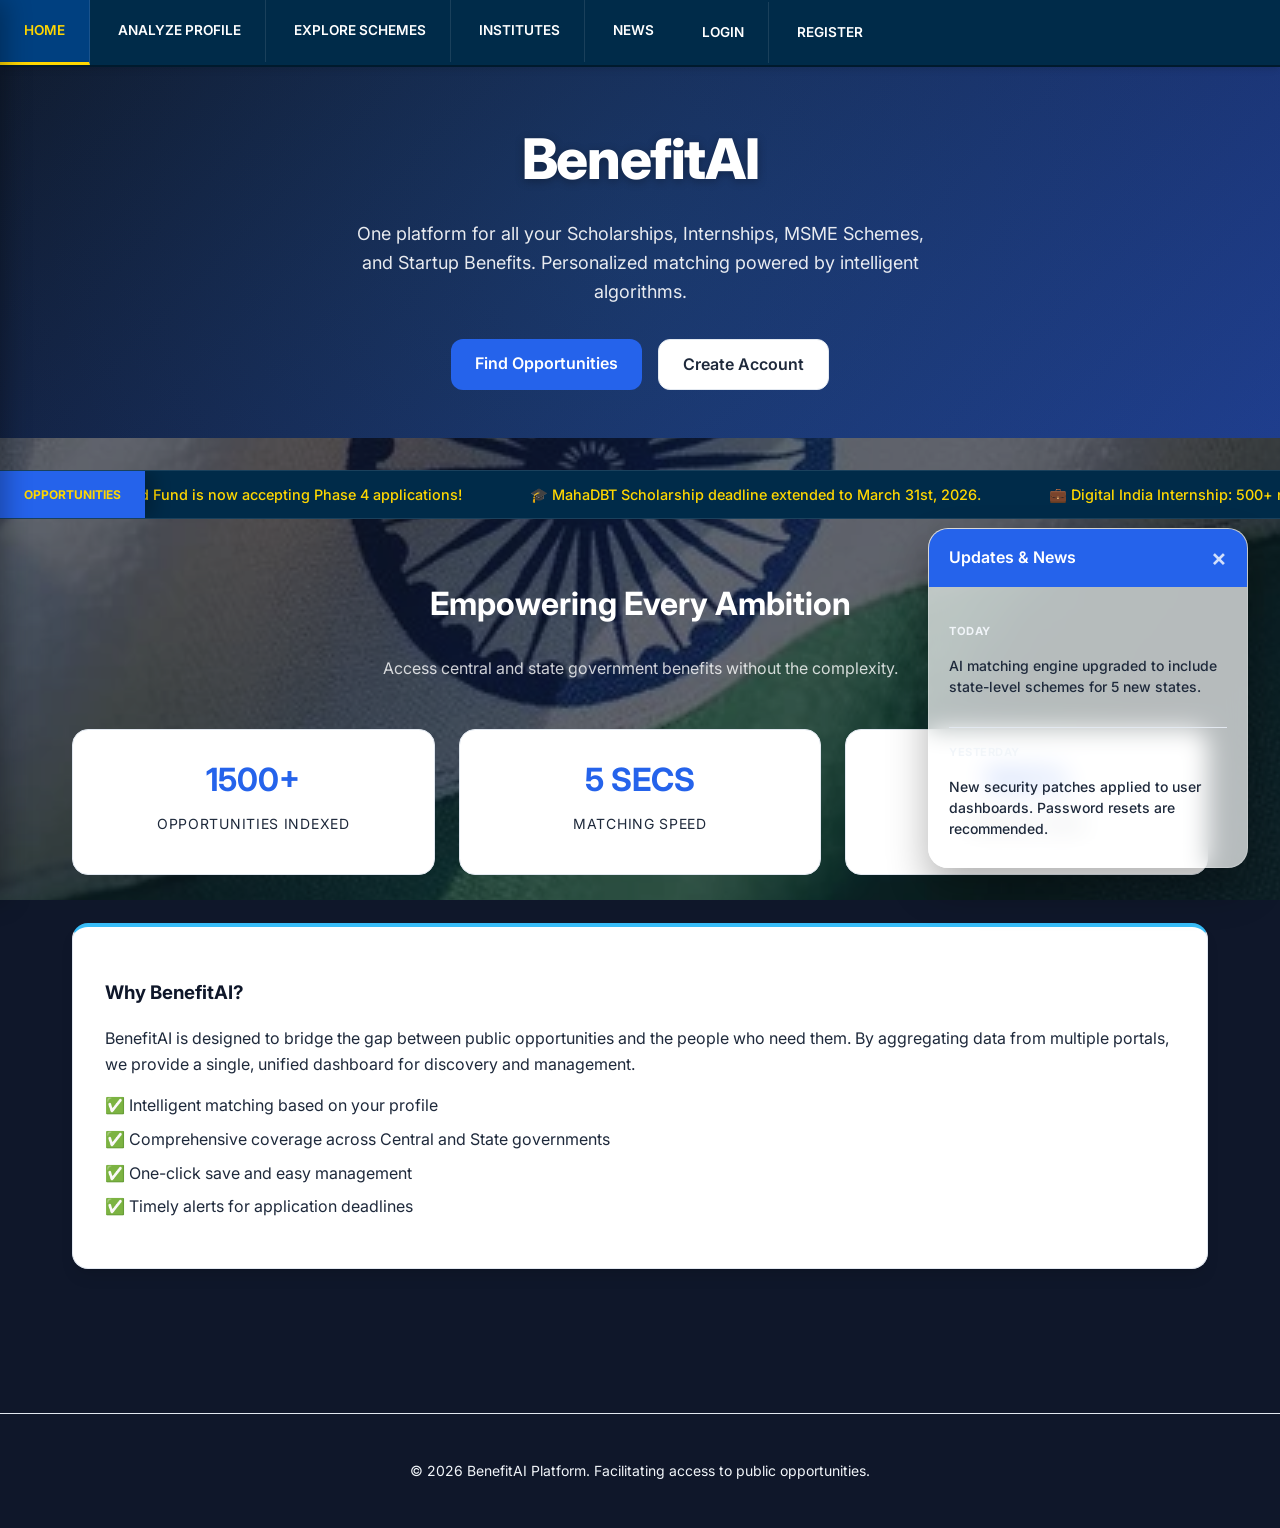
<file: frontend/index.html>
<!DOCTYPE html>
<html lang="en">

<head>
    <meta charset="UTF-8">
    <meta name="viewport" content="width=device-width, initial-scale=1.0">
    <title>BenefitAI | Unified GovTech Platform</title>
    <link rel="stylesheet" href="css/style.css">
</head>

<body>
    <div class="national-background"></div>

    <div id="navbar-container"></div>

    <header class="top-header">
        <div class="header-content">
            <div class="header-title">
                <h1>BenefitAI</h1>
                <p>One platform for all your Scholarships, Internships, MSME Schemes, and Startup Benefits. Personalized
                    matching powered by intelligent algorithms.</p>
                <div style="margin-top:2rem;display:flex;gap:1rem;justify-content:center;">
                    <a href="analyze.html" class="btn">Find Opportunities</a>
                    <a id="cta2" href="register.html" class="btn btn-secondary">Create Account</a>
                </div>
            </div>
        </div>
    </header>

    <!-- TICKER -->
    <div class="news-ticker">
        <div class="ticker-label">Opportunities</div>
        <div class="ticker-content">
            <span>🚀 Startup India Seed Fund is now accepting Phase 4 applications!</span>
            <span>🎓 MahaDBT Scholarship deadline extended to March 31st, 2026.</span>
            <span>💼 Digital India Internship: 500+ new positions for Engineering students.</span>
            <span>🏢 PMEGP Loan Scheme: Interest subsidy revised to 35% for rural areas.</span>
            <span>🌟 Gujarat Startup Subsidy: New incentives for women-led startups announced.</span>
        </div>
    </div>

    <!-- FLOATING NEWS -->
    <div id="floatingNews" class="floating-news">
        <div class="news-header">
            <span>Updates &amp; News</span>
            <span class="close-news"
                onclick="document.getElementById('floatingNews').style.display='none'">&times;</span>
        </div>
        <div class="news-body">
            <div class="news-item"><span class="news-date">Today</span>
                <p class="news-text">AI matching engine upgraded to include state-level schemes for 5 new states.</p>
            </div>
            <div class="news-item"><span class="news-date">Yesterday</span>
                <p class="news-text">New security patches applied to user dashboards. Password resets are recommended.
                </p>
            </div>
            <div class="news-item"><span class="news-date">24 Feb 2026</span>
                <p class="news-text">BenefitAI reaches 10,000 verified opportunities across India!</p>
            </div>
        </div>
    </div>

    <div class="container animate-fade">
        <div style="text-align:center;margin-bottom:3rem;">
            <h2 style="font-size:2rem;font-weight:700;">Empowering Every Ambition</h2>
            <p style="color:rgba(255,255,255,0.8)">Access central and state government benefits without the complexity.</p>
        </div>
        <div class="stats">
            <div class="stat-box">
                <h3>1500+</h3>
                <p>Opportunities Indexed</p>
            </div>
            <div class="stat-box">
                <h3>5 SECS</h3>
                <p>Matching Speed</p>
            </div>
            <div class="stat-box">
                <h3>100%</h3>
                <p>Verified Links</p>
            </div>
        </div>
        <div class="card" style="margin-top:3rem;border-top:4px solid var(--accent);">
            <h3>Why BenefitAI?</h3>
            <p>BenefitAI is designed to bridge the gap between public opportunities and the people who need them. By
                aggregating data from multiple portals, we provide a single, unified dashboard for discovery and
                management.</p>
            <ul style="margin-top:1rem;color:var(--text-muted);list-style-type:none;padding:0;">
                <li style="margin-bottom:0.5rem;">✅ Intelligent matching based on your profile</li>
                <li style="margin-bottom:0.5rem;">✅ Comprehensive coverage across Central and State governments</li>
                <li style="margin-bottom:0.5rem;">✅ One-click save and easy management</li>
                <li style="margin-bottom:0.5rem;">✅ Timely alerts for application deadlines</li>
            </ul>
        </div>
    </div>

    <footer
        style="margin-top:5rem;padding:2rem;border-top:1px solid var(--border);text-align:center;color:var(--text-muted);font-size:0.875rem;">
        <p>&copy; 2026 BenefitAI Platform. Facilitating access to public opportunities.</p>
    </footer>

    <script src="js/api.js"></script>
    <script src="js/navbar.js"></script>
    <script>
        initNavbar('home');

        initNavbar('home');

        // Adapt CTA based on auth state
        (async () => {
            try {
                const me = await apiFetch('/me');
                const cta2 = document.getElementById('cta2');
                if (cta2) {
                    cta2.href = 'dashboard.html';
                    cta2.textContent = 'Go to Dashboard';
                }
            } catch {
                // Not logged in, defaults stay
            }
        })();
    </script>
</body>

</html>
</file>
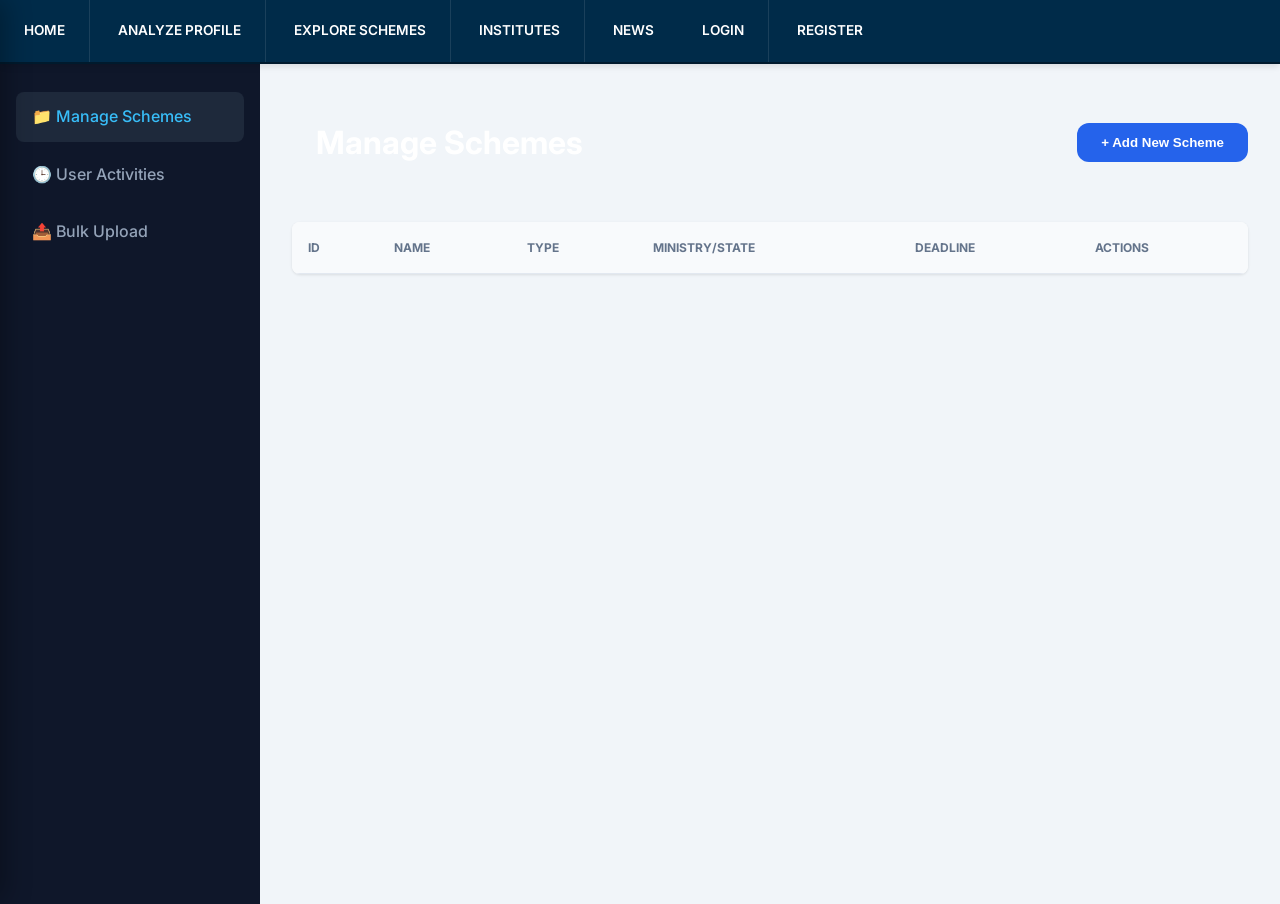
<file: frontend/admin.html>
<!DOCTYPE html>
<html lang="en">

<head>
    <meta charset="UTF-8">
    <meta name="viewport" content="width=device-width, initial-scale=1.0">
    <title>Admin Dashboard | BenefitAI</title>
    <link rel="stylesheet" href="css/style.css">
    <style>
        .admin-sidebar {
            width: 260px;
            background: #0f172a;
            color: white;
            min-height: calc(100vh - 60px);
            padding: 2rem 1rem;
            position: fixed;
            top: 60px;
            left: 0;
            z-index: 50;
        }

        .admin-sidebar a {
            display: flex;
            align-items: center;
            gap: 1rem;
            color: #94a3b8;
            text-decoration: none;
            padding: 0.75rem 1rem;
            border-radius: 0.5rem;
            margin-bottom: 0.5rem;
            font-weight: 500;
        }

        .admin-sidebar a.active, .admin-sidebar a:hover {
            background: #1e293b;
            color: #38bdf8;
        }

        .admin-content {
            margin-left: 260px;
            padding: 2rem;
            min-height: calc(100vh - 60px);
            background: #f1f5f9;
        }

        .tab-content {
            display: none;
        }

        .tab-content.active {
            display: block;
        }

        table {
            width: 100%;
            border-collapse: collapse;
            background: white;
            border-radius: 0.5rem;
            overflow: hidden;
            box-shadow: 0 1px 3px 0 rgba(0, 0, 0, 0.1);
            margin-top: 1rem;
        }

        th, td {
            text-align: left;
            padding: 1rem;
            border-bottom: 1px solid #e2e8f0;
        }

        th {
            background: #f8fafc;
            font-weight: 700;
            text-transform: uppercase;
            font-size: 0.75rem;
            color: #64748b;
        }

        .badge-type {
            padding: 0.25rem 0.5rem;
            border-radius: 9999px;
            font-size: 0.7rem;
            font-weight: 700;
            text-transform: uppercase;
        }

        .action-btns {
            display: flex;
            gap: 0.5rem;
        }

        .btn-sm {
            padding: 0.4rem 0.8rem;
            font-size: 0.8rem;
            border-radius: 0.4rem;
        }

        .modal {
            display: none;
            position: fixed;
            top: 0;
            left: 0;
            width: 100%;
            height: 100%;
            background: rgba(0, 0, 0, 0.5);
            z-index: 1001;
            align-items: center;
            justify-content: center;
        }

        .modal.active {
            display: flex;
        }

        .modal-content {
            background: white;
            padding: 2rem;
            border-radius: 1rem;
            width: 100%;
            max-width: 600px;
            max-height: 90vh;
            overflow-y: auto;
        }

        .activity-log {
            font-family: monospace;
            font-size: 0.85rem;
            background: #0f172a;
            color: #10b981;
            padding: 1.5rem;
            border-radius: 0.5rem;
            overflow-x: auto;
        }

        .log-entry {
            margin-bottom: 0.5rem;
            border-left: 2px solid #334155;
            padding-left: 1rem;
        }

        .log-meta {
            color: #94a3b8;
        }
    </style>
</head>

<body>
    <div class="national-background"></div>

    <div id="navbar-container"></div>

    <div class="admin-sidebar">
        <a href="#" class="active" onclick="switchTab('schemes', this)">📁 Manage Schemes</a>
        <a href="#" onclick="switchTab('activities', this)">🕒 User Activities</a>
        <a href="#" onclick="switchTab('upload', this)">📤 Bulk Upload</a>
    </div>

    <div class="admin-content animate-fade">
        <!-- SCHEME MANAGEMENT -->
        <div id="tab-schemes" class="tab-content active">
            <div style="display:flex;justify-content:space-between;align-items:center;margin-bottom:2rem;">
                <div style="display:flex;align-items:center;gap:1.5rem;">
                    <div id="adminAvatarContainer"></div>
                    <h1>Manage Schemes</h1>
                </div>
                <button class="btn" onclick="openModal()">+ Add New Scheme</button>
            </div>
            <table>
                <thead>
                    <tr>
                        <th>ID</th>
                        <th>Name</th>
                        <th>Type</th>
                        <th>Ministry/State</th>
                        <th>Deadline</th>
                        <th>Actions</th>
                    </tr>
                </thead>
                <tbody id="schemesTableBody">
                    <!-- Loaded dynamically -->
                </tbody>
            </table>
        </div>

        <!-- ACTIVITY LOGS -->
        <div id="tab-activities" class="tab-content">
            <h1 style="margin-bottom:2rem;">User Activity Logs</h1>
            <div class="activity-log" id="activityLog">
                <!-- Loaded dynamically -->
                <div class="log-entry">Fetching logs...</div>
            </div>
        </div>

        <!-- BULK UPLOAD -->
        <div id="tab-upload" class="tab-content">
            <h1 style="margin-bottom:2rem;">Bulk Upload Schemes</h1>
            <div class="card" style="max-width:500px;">
                <p style="margin-bottom:1.5rem;color:var(--text-muted);">Upload a CSV or Excel file containing scheme details. Ensure columns match: <i>name, type, ministry, state, min_age, max_age, max_income, category, gender, education_level, deadline, apply_link, description</i></p>
                <form id="uploadForm">
                    <div class="form-group">
                        <label>Select File (.csv, .xlsx)</label>
                        <input type="file" name="file" accept=".csv, .xlsx, .xls" required>
                    </div>
                    <button type="submit" class="btn" style="width:100%;" id="uploadBtn">Start Upload</button>
                </form>
                <div id="uploadStatus" style="margin-top:1rem;font-weight:600;"></div>
            </div>
        </div>
    </div>

    <!-- SCHEME MODAL -->
    <div id="schemeModal" class="modal">
        <div class="modal-content">
            <h2 id="modalTitle" style="margin-bottom:1.5rem;">Add New Scheme</h2>
            <form id="schemeForm">
                <input type="hidden" name="id" id="scheme-id">
                <div class="form-group">
                    <label>Scheme Name</label>
                    <input type="text" name="name" id="scheme-name" required>
                </div>
                <div style="display:grid;grid-template-columns:1fr 1fr;gap:1rem;">
                    <div class="form-group">
                        <label>Type</label>
                        <select name="type" id="scheme-type">
                            <option>Scholarship</option>
                            <option>Internship</option>
                            <option>MSME</option>
                            <option>Startup</option>
                        </select>
                    </div>
                    <div class="form-group">
                        <label>Deadline</label>
                        <input type="text" name="deadline" id="scheme-deadline">
                    </div>
                </div>
                <div style="display:grid;grid-template-columns:1fr 1fr;gap:1rem;">
                    <div class="form-group">
                        <label>Ministry</label>
                        <input type="text" name="ministry" id="scheme-ministry">
                    </div>
                    <div class="form-group">
                        <label>State</label>
                        <input type="text" name="state" id="scheme-state">
                    </div>
                </div>
                <div style="display:grid;grid-template-columns:1fr 1fr 1fr;gap:1rem;">
                    <div class="form-group">
                        <label>Min Age</label>
                        <input type="number" name="min_age" id="scheme-min-age" value="0">
                    </div>
                    <div class="form-group">
                        <label>Max Age</label>
                        <input type="number" name="max_age" id="scheme-max-age" value="100">
                    </div>
                    <div class="form-group">
                        <label>Max Income</label>
                        <input type="number" name="max_income" id="scheme-max-income" value="9999999">
                    </div>
                </div>
                <div class="form-group">
                    <label>Apply Link</label>
                    <input type="url" name="apply_link" id="scheme-link">
                </div>
                <div class="form-group">
                    <label>Description</label>
                    <textarea name="description" id="scheme-desc" rows="3"></textarea>
                </div>
                <div class="action-btns" style="margin-top:1rem;">
                    <button type="submit" class="btn" id="modalSaveBtn">Save Scheme</button>
                    <button type="button" class="btn btn-secondary" onclick="closeModal()">Cancel</button>
                </div>
            </form>
        </div>
    </div>

    <script src="js/api.js"></script>
    <script src="js/navbar.js"></script>
    <script>
        initNavbar('admin');
        // Check Auth and Admin
        (async () => {
            console.log("[ADMIN] Checking authentication...");
            try {
                const me = await apiFetch('/me');
                console.log("[ADMIN] User data:", me);
                if (me.email !== 'aryan13705@gmail.com') {
                    console.error("[ADMIN] Access Denied: Not admin email.");
                    alert('Access Denied: Admin account required.');
                    window.location.href = 'dashboard.html';
                } else {
                    console.log("[ADMIN] Verification successful. Loading schemes...");
                    loadSchemes();
                    // Display profile pic in admin header
                    const avatarContainer = document.getElementById('adminAvatarContainer');
                    if (avatarContainer) {
                        avatarContainer.innerHTML = me.profile_pic 
                            ? `<img src="${me.profile_pic}" class="header-avatar shadow-lg animate-fade" style="width:50px;height:50px;margin:0;">`
                            : `<div class="header-avatar-fallback animate-fade" style="width:50px;height:50px;margin:0;font-size:1.5rem;">👤</div>`;
                    }
                }
            } catch (err) {
                console.error("[ADMIN] Auth check failed:", err);
                if (err.status === 401) {
                    window.location.href = 'login.html';
                } else {
                    // Fallback for other errors to prevent loop
                    console.warn("[ADMIN] Encountered non-401 error, staying on page for debug.");
                }
            }
        })();

        // Tab Switching
        function switchTab(tab, el) {
            document.querySelectorAll('.tab-content').forEach(t => t.classList.remove('active'));
            document.getElementById(`tab-${tab}`).classList.add('active');
            document.querySelectorAll('.admin-sidebar a').forEach(a => a.classList.remove('active'));
            el.classList.add('active');
            
            if (tab === 'activities') loadActivities();
            if (tab === 'schemes') loadSchemes();
        }

        // Scheme Management
        async function loadSchemes() {
            try {
                const schemes = await apiFetch('/admin/schemes');
                const tbody = document.getElementById('schemesTableBody');
                tbody.innerHTML = schemes.map(s => `
                    <tr>
                        <td style="font-weight:700;color:#64748b;">#${s.id}</td>
                        <td><div style="font-weight:600;">${s.name}</div><div style="font-size:0.75rem;color:#64748b;">${s.ministry}</div></td>
                        <td><span class="badge-type type-${s.type.toLowerCase()}">${s.type}</span></td>
                        <td>${s.state}</td>
                        <td style="font-size:0.85rem;">${s.deadline || '-'}</td>
                        <td class="action-btns">
                            <button class="btn btn-secondary btn-sm" onclick='editScheme(${JSON.stringify(s).replace(/'/g, "&apos;")})'>Edit</button>
                            <button class="btn btn-sm" style="background:#ef4444;" onclick="deleteScheme(${s.id})">Del</button>
                        </td>
                    </tr>
                `).join('');
            } catch (err) { console.error(err); }
        }

        async function deleteScheme(id) {
            if (!confirm('Are you sure you want to delete this scheme?')) return;
            try {
                await apiFetch(`/admin/schemes/${id}`, { method: 'DELETE' });
                loadSchemes();
            } catch (err) { alert(err.message); }
        }

        // Modal Logic
        function openModal(data = null) {
            const modal = document.getElementById('schemeModal');
            const form = document.getElementById('schemeForm');
            const title = document.getElementById('modalTitle');
            
            form.reset();
            if (data) {
                title.textContent = 'Edit Scheme';
                document.getElementById('scheme-id').value = data.id;
                document.getElementById('scheme-name').value = data.name;
                document.getElementById('scheme-type').value = data.type;
                document.getElementById('scheme-deadline').value = data.deadline;
                document.getElementById('scheme-ministry').value = data.ministry;
                document.getElementById('scheme-state').value = data.state;
                document.getElementById('scheme-min-age').value = data.min_age;
                document.getElementById('scheme-max-age').value = data.max_age;
                document.getElementById('scheme-max-income').value = data.max_income;
                document.getElementById('scheme-link').value = data.apply_link;
                document.getElementById('scheme-desc').value = data.description;
            } else {
                title.textContent = 'Add New Scheme';
                document.getElementById('scheme-id').value = '';
            }
            modal.classList.add('active');
        }

        function closeModal() {
            document.getElementById('schemeModal').classList.remove('active');
        }

        window.editScheme = (data) => openModal(data);

        document.getElementById('schemeForm').addEventListener('submit', async (e) => {
            e.preventDefault();
            const fd = new FormData(e.target);
            const body = Object.fromEntries(fd.entries());
            const id = body.id;
            
            try {
                if (id) {
                    await apiFetch(`/admin/schemes/${id}`, { method: 'PUT', body: JSON.stringify(body) });
                } else {
                    await apiFetch('/admin/schemes', { method: 'POST', body: JSON.stringify(body) });
                }
                closeModal();
                loadSchemes();
            } catch (err) { alert(err.message); }
        });

        // Activities
        async function loadActivities() {
            const container = document.getElementById('activityLog');
            try {
                const logs = await apiFetch('/admin/activities');
                container.innerHTML = logs.map(l => `
                    <div class="log-entry">
                        <span class="log-meta">[${new Date(l.timestamp).toLocaleString()}]</span> 
                        <span style="color:#38bdf8;font-weight:700;">${l.user_email}</span> 
                        <span style="color:white;">${l.action}</span> on <span style="color:#fbbf24;">${l.page}</span>
                        ${l.details ? `<div style="color:#94a3b8;font-size:0.75rem;margin-top:2px;">↳ ${l.details}</div>` : ''}
                    </div>
                `).join('');
            } catch (err) { container.innerHTML = 'Failed to load logs.'; }
        }

        // Bulk Upload
        document.getElementById('uploadForm').addEventListener('submit', async (e) => {
            e.preventDefault();
            const btn = document.getElementById('uploadBtn');
            const status = document.getElementById('uploadStatus');
            const fd = new FormData(e.target);
            
            btn.disabled = true;
            btn.textContent = 'Uploading...';
            status.textContent = '';

            try {
                // apiFetch handles JSON by default, need custom fetch for file
                const resp = await fetch(`${API_BASE}/admin/upload-schemes`, {
                    method: 'POST',
                    body: fd,
                    headers: { 'Authorization': `Bearer ${localStorage.getItem('token')}` } // If needed, but session usually handles it
                });
                const data = await resp.json();
                if (data.status === 'success') {
                    status.style.color = '#059669';
                    status.textContent = `Successfully uploaded ${data.count} schemes!`;
                    loadSchemes();
                } else { throw new Error(data.message); }
            } catch (err) {
                status.style.color = '#ef4444';
                status.textContent = 'Error: ' + err.message;
            } finally {
                btn.disabled = false;
                btn.textContent = 'Start Upload';
            }
        });

        // logout handled by initNavbar
    </script>
</body>

</html>
</file>
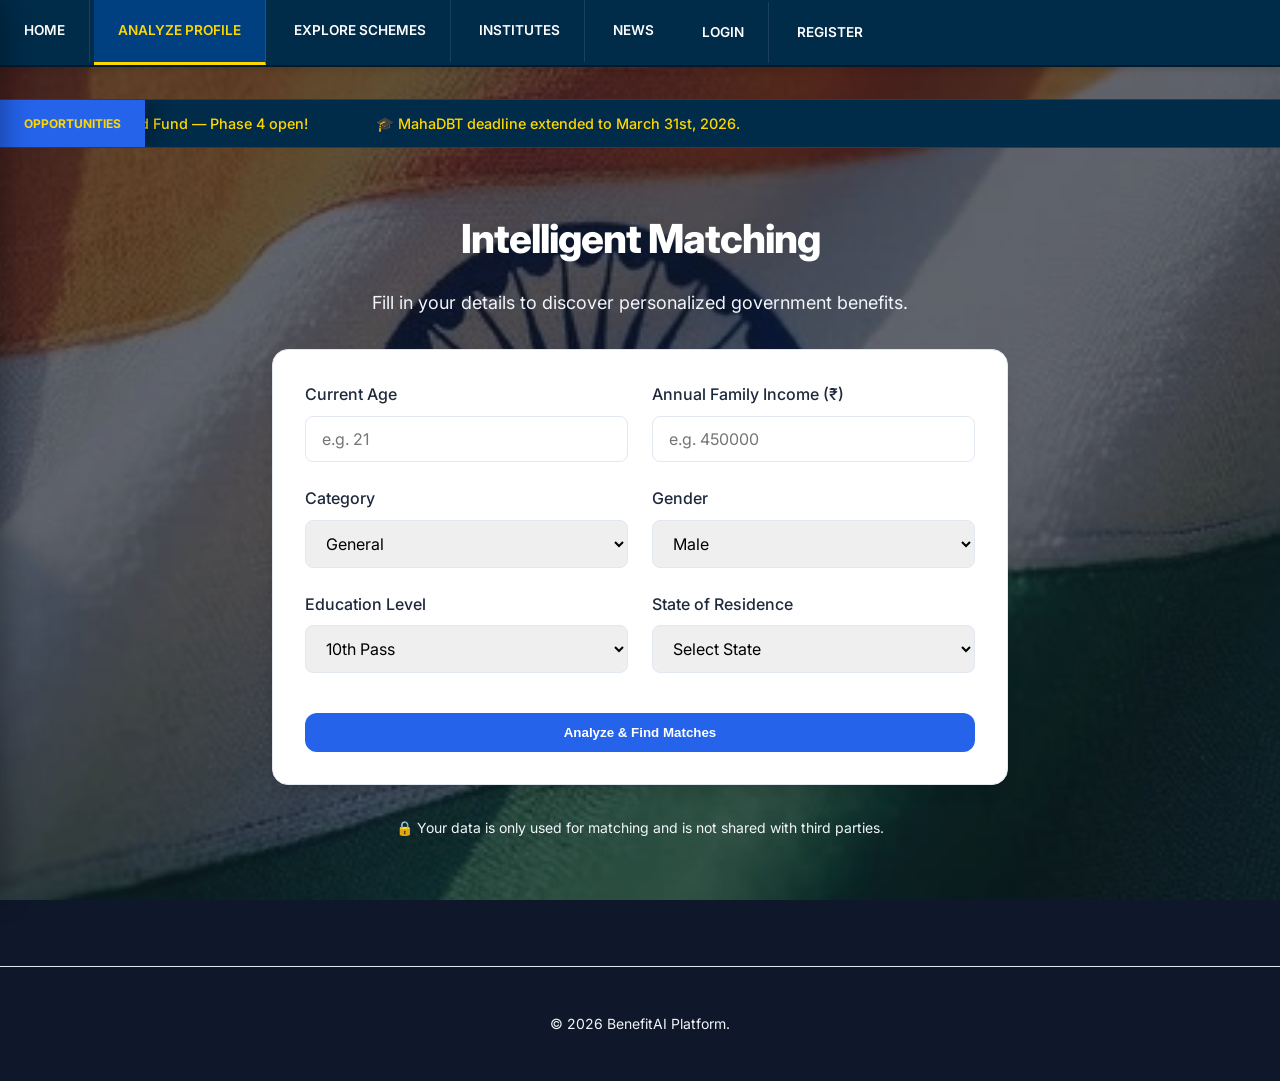
<file: frontend/analyze.html>
<!DOCTYPE html>
<html lang="en">

<head>
    <meta charset="UTF-8">
    <meta name="viewport" content="width=device-width, initial-scale=1.0">
    <title>Analyze Profile | BenefitAI</title>
    <link rel="stylesheet" href="css/style.css">
</head>

<body>
    <div class="national-background"></div>

    <div id="navbar-container"></div>

    <div class="news-ticker">
        <div class="ticker-label">Opportunities</div>
        <div class="ticker-content">
            <span>🚀 Startup India Seed Fund — Phase 4 open!</span>
            <span>🎓 MahaDBT deadline extended to March 31st, 2026.</span>
        </div>
    </div>

    <div class="container animate-fade" style="max-width:800px;margin:0 auto;">
        <div style="text-align:center;margin-bottom:2rem;">
            <h1 style="font-size:2.5rem;font-weight:800;letter-spacing:-0.025em;margin-bottom:0.5rem;">Intelligent
                Matching</h1>
            <p style="color:var(--text-muted);font-size:1.125rem;">Fill in your details to discover personalized
                government benefits.</p>
        </div>

        <div class="card">
            <form id="analyzeForm">
                <div style="display:grid;grid-template-columns:1fr 1fr;gap:1.5rem;">
                    <div class="form-group">
                        <label>Current Age</label>
                        <input type="number" name="age" required placeholder="e.g. 21">
                    </div>
                    <div class="form-group">
                        <label>Annual Family Income (₹)</label>
                        <input type="number" name="income" required placeholder="e.g. 450000">
                    </div>
                </div>
                <div style="display:grid;grid-template-columns:1fr 1fr;gap:1.5rem;">
                    <div class="form-group">
                        <label>Category</label>
                        <select name="category" required>
                            <option value="General">General</option>
                            <option value="OBC">OBC</option>
                            <option value="SC">SC</option>
                            <option value="ST">ST</option>
                            <option value="EWS">EWS</option>
                        </select>
                    </div>
                    <div class="form-group">
                        <label>Gender</label>
                        <select name="gender" required>
                            <option value="Male">Male</option>
                            <option value="Female">Female</option>
                            <option value="Other">Other / All</option>
                        </select>
                    </div>
                </div>
                <div style="display:grid;grid-template-columns:1fr 1fr;gap:1.5rem;">
                    <div class="form-group">
                        <label>Education Level</label>
                        <select name="education_level" required>
                            <option value="10th Pass">10th Pass</option>
                            <option value="12th Pass">12th Pass</option>
                            <option value="Graduate">Undergraduate / Graduate</option>
                            <option value="Post Graduate">Post Graduate</option>
                            <option value="PhD">PhD / Research</option>
                            <option value="Any">Other</option>
                        </select>
                    </div>
                    <div class="form-group">
                        <label>State of Residence</label>
                        <select name="state" required id="analyzeStateSelect">
                            <option value="">Select State</option>
                            <option value="Central">All India (Central)</option>
                        </select>
                    </div>
                </div>
                <div style="margin-top:1rem;">
                    <button type="submit" class="btn" style="width:100%;" id="submitBtn">Analyze &amp; Find
                        Matches</button>
                </div>
            </form>
        </div>

        <p style="text-align:center;color:var(--text-muted);font-size:0.875rem;">🔒 Your data is only used for matching
            and is not shared with third parties.</p>
    </div>

    <footer
        style="margin-top:5rem;padding:2rem;border-top:1px solid var(--border);text-align:center;color:var(--text-muted);font-size:0.875rem;">
        <p>&copy; 2026 BenefitAI Platform.</p>
    </footer>

    <script src="js/api.js"></script>
    <script src="js/navbar.js"></script>
    <script>
        initNavbar('analyze');

        document.getElementById('analyzeForm').addEventListener('submit', async (e) => {
            e.preventDefault();
            const btn = document.getElementById('submitBtn');
            btn.textContent = 'Analyzing...';
            btn.disabled = true;
            const fd = new FormData(e.target);
            const body = Object.fromEntries(fd.entries());
            try {
                const data = await apiFetch('/analyze', { method: 'POST', body: JSON.stringify(body) });
                // Store results and redirect
                sessionStorage.setItem('analyzeResults', JSON.stringify(data));
                window.location.href = 'results.html';
            } catch (err) {
                alert('Error: ' + (err.message || 'Could not reach backend.'));
                btn.textContent = 'Analyze & Find Matches';
                btn.disabled = false;
            }
        });

        // Load all 29 states dynamically
        (async () => {
            try {
                const states = await apiFetch('/states-list');
                const stateSelect = document.getElementById('analyzeStateSelect');
                states.forEach(s => {
                    const opt = document.createElement('option');
                    opt.value = opt.textContent = s.name;
                    stateSelect.appendChild(opt);
                });
            } catch (e) { console.error("Could not load states", e); }
        })();
    </script>
</body>

</html>
</file>
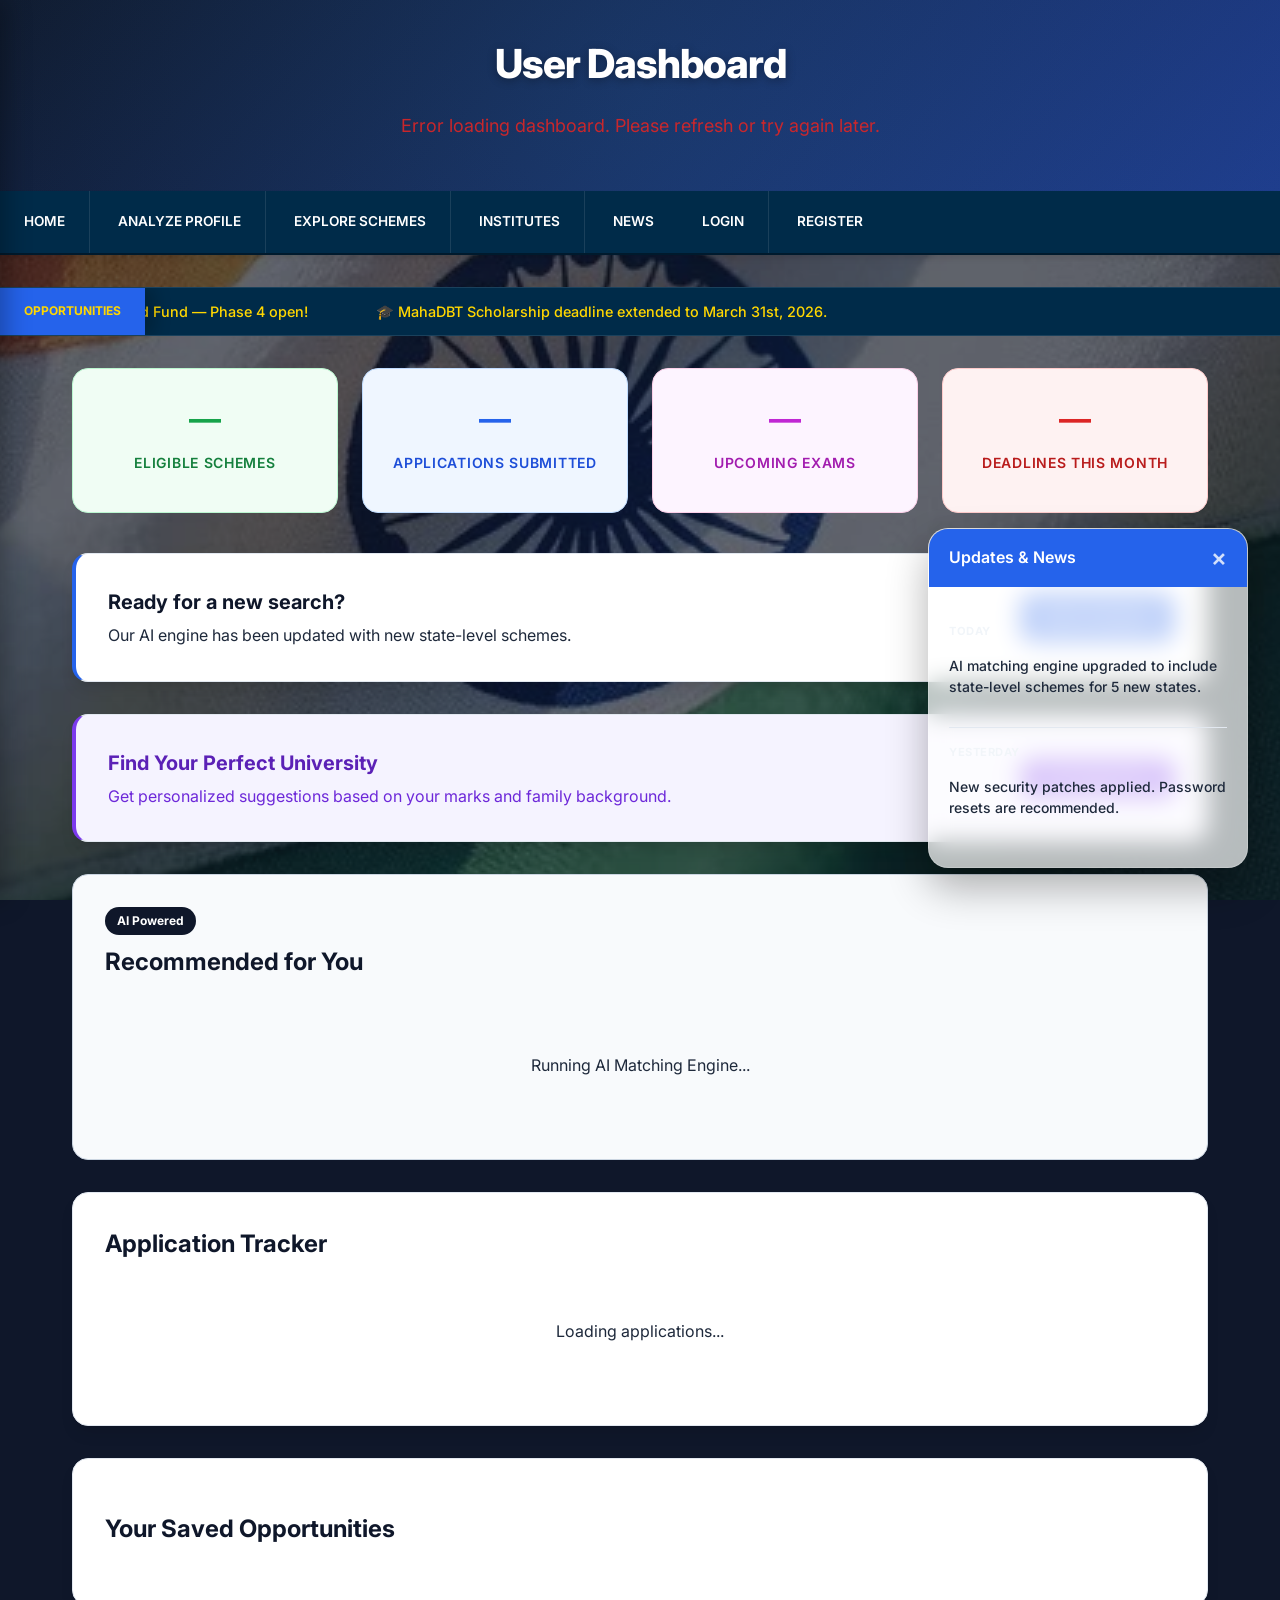
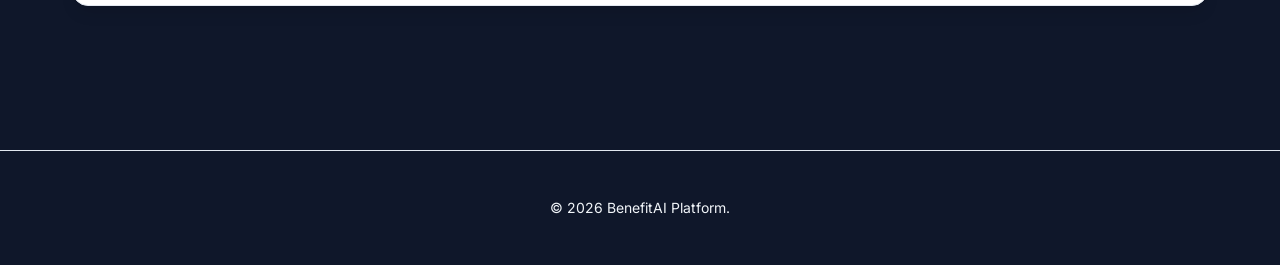
<file: frontend/dashboard.html>
<!DOCTYPE html>
<html lang="en">

<head>
    <meta charset="UTF-8">
    <meta name="viewport" content="width=device-width, initial-scale=1.0">
    <title>Dashboard | BenefitAI</title>
    <link rel="stylesheet" href="css/style.css">
</head>

<body>
    <div class="national-background"></div>

    <header class="top-header" style="padding:2rem 2rem;">
        <div class="header-content">
            <div id="headerAvatarContainer"></div>
            <div class="header-title">
                <h1 style="font-size:2.5rem;">User Dashboard</h1>
                <p id="welcomeMsg">Loading...</p>
            </div>
        </div>
    </header>

    <div id="navbar-container"></div>

    <div class="news-ticker">
        <div class="ticker-label">Opportunities</div>
        <div class="ticker-content">
            <span>🚀 Startup India Seed Fund — Phase 4 open!</span>
            <span>🎓 MahaDBT Scholarship deadline extended to March 31st, 2026.</span>
        </div>
    </div>

    <!-- FLOATING NEWS -->
    <div id="floatingNews" class="floating-news">
        <div class="news-header">
            <span>Updates &amp; News</span>
            <span class="close-news"
                onclick="document.getElementById('floatingNews').style.display='none'">&times;</span>
        </div>
        <div class="news-body">
            <div class="news-item"><span class="news-date">Today</span>
                <p class="news-text">AI matching engine upgraded to include state-level schemes for 5 new states.</p>
            </div>
            <div class="news-item"><span class="news-date">Yesterday</span>
                <p class="news-text">New security patches applied. Password resets are recommended.</p>
            </div>
        </div>
    </div>

    <div class="container animate-fade">
        <!-- Stats -->
        <div class="stats" id="statsRow"
            style="grid-template-columns: repeat(auto-fit, minmax(200px, 1fr)); gap: 1.5rem; margin-bottom: 2.5rem;">
            <div class="stat-box" style="background:#f0fdf4; border: 1px solid #bbf7d0;">
                <h3 id="eligibleSchemes" style="color:#16a34a;">—</h3>
                <p style="color:#15803d;font-weight:600;">Eligible Schemes</p>
            </div>
            <div class="stat-box" style="background:#eff6ff; border: 1px solid #bfdbfe;">
                <h3 id="appSubmitted" style="color:#2563eb;">—</h3>
                <p style="color:#1d4ed8;font-weight:600;">Applications Submitted</p>
            </div>
            <div class="stat-box" style="background:#fdf4ff; border: 1px solid #fbcfe8;">
                <h3 id="upcomingExams" style="color:#c026d3;">—</h3>
                <p style="color:#a21caf;font-weight:600;">Upcoming Exams</p>
            </div>
            <div class="stat-box" style="background:#fef2f2; border: 1px solid #fecaca;">
                <h3 id="deadlinesMonth" style="color:#dc2626;">—</h3>
                <p style="color:#b91c1c;font-weight:600;">Deadlines This Month</p>
            </div>
        </div>

        <!-- Profile completion banner (shown if incomplete) -->
        <div id="profileBanner" class="card animate-fade"
            style="background:#fff8e1;border-left:4px solid #ff9933;margin-bottom:2rem;display:none;">
            <div style="display:flex;justify-content:space-between;align-items:center;">
                <div>
                    <h3 style="margin:0;color:#e65100;">Finish Setting Up Your Profile</h3>
                    <p style="margin:5px 0 0;color:#bf360c;">Completing your profile allows us to automate your scheme
                        applications.</p>
                </div>
                <a href="profile_setup.html" class="btn" style="background:#ff9933;border:none;">Finish Now</a>
            </div>
            <div style="margin-top:1rem;background:#e0e0e0;height:8px;border-radius:4px;overflow:hidden;">
                <div style="background:#ff9933;width:40%;height:100%;"></div>
            </div>
        </div>

        <!-- Start new search -->
        <div class="card animate-fade"
            style="display:flex;justify-content:space-between;align-items:center;border-left:4px solid var(--primary);">
            <div>
                <h3 style="margin:0;font-size:1.25rem;">Ready for a new search?</h3>
                <p style="margin:5px 0 0;color:var(--text-muted)">Our AI engine has been updated with new state-level
                    schemes.</p>
            </div>
            <a href="analyze.html" class="btn">Start Analysis</a>
        </div>

        <!-- University Suggestions -->
        <div class="card animate-fade" style="margin-bottom:2rem; border-left:4px solid #7c3aed; background: #f5f3ff;">
            <div style="display:flex; justify-content:space-between; align-items:center;">
                <div>
                    <h3 style="margin:0; font-size:1.25rem; color: #5b21b6;">Find Your Perfect University</h3>
                    <p style="margin:5px 0 0; color:#6d28d9">Get personalized suggestions based on your marks and family background.</p>
                </div>
                <button onclick="openSuggestionModal()" class="btn" style="background:#7c3aed; border:none;">Get Suggestions</button>
            </div>
        </div>

        <!-- Recommended Schemes -->
        <div class="card animate-fade"
            style="margin-bottom:2rem;background:#f8fafc;border:1px solid #cbd5e1;box-shadow:none;">
            <div style="display:flex;justify-content:space-between;align-items:center;margin-bottom:1.5rem;">
                <div>
                    <span
                        style="background:var(--secondary);color:white;padding:0.25rem 0.75rem;border-radius:2rem;font-size:0.75rem;font-weight:700;margin-bottom:0.5rem;display:inline-block;">AI
                        Powered</span>
                    <h2 style="font-size:1.5rem;font-weight:700;margin:0;">Recommended for You</h2>
                </div>
            </div>
            <div id="recommendationsList" style="display:grid;gap:1rem;">
                <p style="color:var(--text-muted);text-align:center;padding:2rem;">Running AI Matching Engine...</p>
            </div>
        </div>

        <!-- My Applications Tracker -->
        <div class="card animate-fade" style="margin-bottom:2rem;">
            <div style="display:flex;justify-content:space-between;align-items:center;margin-bottom:1.5rem;">
                <h2 style="font-size:1.5rem;font-weight:700;margin:0;">Application Tracker</h2>
            </div>
            <div id="applicationsList">
                <p style="color:var(--text-muted);text-align:center;padding:2rem;">Loading applications...</p>
            </div>
        </div>

        <!-- Saved schemes -->
        <div class="card animate-fade">
            <h2 style="font-size:1.5rem;font-weight:700;margin-bottom:1.5rem;">Your Saved Opportunities</h2>
            <div id="savedList"></div>
        </div>
    </div>

    <!-- University Suggestion Modal -->
    <div id="suggestionModal" class="modal-overlay" style="display:none; position:fixed; top:0; left:0; width:100%; height:100%; background:rgba(0,0,0,0.6); z-index:1000; justify-content:center; align-items:center; backdrop-filter: blur(4px);">
        <div class="card" style="width:90%; max-width:500px; padding:2.5rem; position:relative; animation: slideUp 0.3s ease-out;">
            <span class="close-btn" onclick="closeSuggestionModal()" style="position:absolute; top:1.5rem; right:1.5rem; font-size:1.5rem; cursor:pointer; color:var(--text-muted);">&times;</span>
            <h2 style="margin-bottom:0.5rem; color:#5b21b6;">University Matcher</h2>
            <p style="color:var(--text-muted); margin-bottom:2rem; font-size:0.9rem;">Fill in your details to see which universities fit you best.</p>
            
            <form id="suggestionForm" onsubmit="getUniversitySuggestions(event)">
                <div class="form-group" style="margin-bottom:1.25rem;">
                    <label style="display:block; margin-bottom:0.5rem; font-weight:600;">10th Grade Marks (%)</label>
                    <input type="number" id="marks10" required step="0.1" min="0" max="100" class="input" placeholder="e.g. 85.5" style="width:100%;">
                </div>
                <div class="form-group" style="margin-bottom:1.25rem;">
                    <label style="display:block; margin-bottom:0.5rem; font-weight:600;">12th Grade Marks (%)</label>
                    <input type="number" id="marks12" required step="0.1" min="0" max="100" class="input" placeholder="e.g. 92.0" style="width:100%;">
                </div>
                <div class="form-group" style="margin-bottom:1.25rem;">
                    <label style="display:block; margin-bottom:0.5rem; font-weight:600;">Annual Family Income (₹)</label>
                    <input type="number" id="annualIncome" required min="0" class="input" placeholder="e.g. 400000" style="width:100%;">
                </div>
                <div class="form-group" style="margin-bottom:2rem;">
                    <label style="display:block; margin-bottom:0.5rem; font-weight:600;">Father's Occupation</label>
                    <select id="occupation" class="input" style="width:100%;">
                        <option value="Private Sector">Private Sector</option>
                        <option value="Government Sector">Government Sector</option>
                        <option value="Business">Business</option>
                        <option value="Agriculture">Agriculture</option>
                        <option value="Other">Other</option>
                    </select>
                </div>
                <button type="submit" class="btn" style="width:100%; height:3rem; font-size:1.1rem; background:#7c3aed; border:none;">Suggest Best Universities</button>
            </form>

            <div id="suggestionResults" style="margin-top:2rem; max-height:300px; overflow-y:auto; display:none;">
                <!-- Results injected here -->
            </div>
        </div>
    </div>

    <footer
        style="margin-top:5rem;padding:2rem;border-top:1px solid var(--border);text-align:center;color:var(--text-muted);font-size:0.875rem;">
        <p>&copy; 2026 BenefitAI Platform.</p>
    </footer>

    <script src="js/api.js"></script>
    <script src="js/navbar.js"></script>
    <script src="js/suggestions.js"></script>
    <script>
        initNavbar('dashboard');

        async function loadDashboard() {
            console.log("[DASHBOARD] Initializing dashboard load...");
            try {
                const data = await apiFetch('/dashboard');
                console.log("[DASHBOARD] Auth success. Data received:", data);
                const welcomeMsg = document.getElementById('welcomeMsg');
                if (welcomeMsg) welcomeMsg.textContent = `Welcome back, ${data.name}. Here is your intelligent dashboard overview.`;
                
                // Display profile pic in header
                const avatarContainer = document.getElementById('headerAvatarContainer');
                if (avatarContainer) {
                    avatarContainer.innerHTML = data.profile_pic 
                        ? `<img src="${data.profile_pic}" class="header-avatar shadow-lg animate-fade">`
                        : `<div class="header-avatar-fallback animate-fade">👤</div>`;
                }
                
                // ... (rest of the dynamic populate logic)
                document.getElementById('eligibleSchemes').textContent = data.eligible_schemes || 0;
                document.getElementById('appSubmitted').textContent = data.applications_submitted || 0;
                document.getElementById('upcomingExams').textContent = data.upcoming_exams || 0;
                document.getElementById('deadlinesMonth').textContent = data.deadlines_this_month || 0;

                if (!data.profile_complete) {
                    document.getElementById('profileBanner').style.display = 'block';
                }

                const list = document.getElementById('savedList');
                if (data.saved_schemes.length === 0) {
                    list.innerHTML = `<div style="text-align:center;padding:3rem;">
            <p style="color:var(--text-muted);margin-bottom:1.5rem;">You haven't saved any schemes yet.</p>
            <a href="analyze.html" style="color:var(--primary);font-weight:600;text-decoration:none;">Explore Opportunities →</a>
          </div>`;
                } else {
                    const rows = data.saved_schemes.map(name => `
            <tr>
              <td data-label="Scheme Name" style="font-weight:600;">${name}</td>
              <td data-label="Action">
                <button class="btn btn-secondary remove-btn"
                  data-name="${name}"
                  style="padding:0.5rem 1rem;font-size:0.875rem;color:#ef4444;border-color:#fee2e2;">Remove</button>
              </td>
            </tr>`).join('');
                    list.innerHTML = `<div class="responsive-table-wrapper">
            <table class="responsive-table">
              <thead><tr style="text-align:left;">
                <th style="padding:1rem;">Scheme Name</th>
                <th style="padding:1rem;text-align:right;">Action</th>
              </tr></thead>
              <tbody>${rows}</tbody>
            </table></div>`;

                    document.querySelectorAll('.remove-btn').forEach(btn => {
                        btn.addEventListener('click', async () => {
                            const name = btn.dataset.name;
                            await apiFetch('/delete_scheme', { method: 'POST', body: JSON.stringify({ scheme_name: name }) });
                            loadDashboard(); // reload
                        });
                    });
                }

                // ... (Load Applications and Recommendations logic)
                loadApplications();
                loadRecommendations();

            } catch (err) {
                console.error("[DASHBOARD] Auth failed or data error:", err);
                if (err.status === 401) {
                    console.warn("[DASHBOARD] Unauthorized - redirecting to login...");
                    window.location.href = 'login.html';
                } else {
                    console.error("[DASHBOARD] Unexpected error:", err);
                    // Show a friendly error instead of just redirecting if it's not a 401
                    document.getElementById('welcomeMsg').innerHTML = `<span style="color:#dc2626;">Error loading dashboard. Please refresh or try again later.</span>`;
                }
            }
        }

        async function loadApplications() {
            try {
                const apps = await apiFetch('/my-applications');
                const appList = document.getElementById('applicationsList');
                if (!apps || apps.length === 0) {
                    appList.innerHTML = `<div style="text-align:center;padding:3rem;">
                        <p style="color:var(--text-muted);margin-bottom:1.5rem;">You have not submitted any applications yet.</p>
                        <a href="students.html" style="color:var(--primary);font-weight:600;text-decoration:none;">Explore Schemes →</a>
                    </div>`;
                } else {
                    const appRows = apps.map(app => {
                        let badgeStyle = "background:#fef3c7;color:#d97706;";
                        if (app.status === "Approved") badgeStyle = "background:#d1fae5;color:#059669;";
                        if (app.status === "Rejected") badgeStyle = "background:#fee2e2;color:#dc2626;";

                        const dateStr = new Date(app.submitted_date).toLocaleDateString();
                        return `
                            <div style="display:flex;justify-content:space-between;align-items:center;padding:1.25rem;border:1px solid var(--border);border-radius:0.75rem;margin-bottom:1rem;background:#f8fafc;">
                                <div>
                                    <h4 style="margin:0 0 0.5rem 0;font-size:1.125rem;color:#0f172a;">${app.scheme_name}</h4>
                                    <div style="font-size:0.875rem;color:#64748b;">Submitted on: ${dateStr}</div>
                                </div>
                                <div>
                                    <span style="padding:0.35rem 0.75rem;border-radius:2rem;font-size:0.875rem;font-weight:600;${badgeStyle}">${app.status}</span>
                                </div>
                            </div>
                        `;
                    }).join('');
                    appList.innerHTML = appRows;
                }
            } catch (err) {
                console.error("Failed to load applications", err);
                document.getElementById('applicationsList').innerHTML = `<p style="color:#dc2626;text-align:center;">Failed to load application status.</p>`;
            }
        }

        async function loadRecommendations() {
            try {
                const recs = await apiFetch('/recommendations');
                const recList = document.getElementById('recommendationsList');
                if (!recs || recs.length === 0) {
                    recList.innerHTML = `<div style="text-align:center;padding:2rem;">
                        <p style="color:var(--text-muted);">Please complete your profile to receive personalized recommendations.</p>
                        <a href="profile_setup.html" style="color:var(--primary);font-weight:600;text-decoration:none;">Update Profile →</a>
                    </div>`;
                } else {
                    const recRows = recs.map(r => {
                        let matchColor = "#10b981";
                        if (r.match_percentage < 80) matchColor = "#f59e0b";
                        if (r.match_percentage < 60) matchColor = "#64748b";

                        return `
                            <div style="display:flex;justify-content:space-between;align-items:center;padding:1.25rem;background:white;border-radius:0.75rem;border-left:4px solid ${matchColor};box-shadow:0 1px 3px rgba(0,0,0,0.05);">
                                <div style="display:flex;align-items:center;gap:1.5rem;">
                                    <div style="text-align:center;min-width:80px;">
                                        <div style="font-size:1.5rem;font-weight:800;color:${matchColor};">${r.match_percentage}%</div>
                                        <div style="font-size:0.75rem;font-weight:700;color:#64748b;text-transform:uppercase;">Match</div>
                                    </div>
                                    <div>
                                        <h4 style="margin:0 0 0.5rem 0;font-size:1.125rem;color:#0f172a;">${r.scheme_name}</h4>
                                        <div style="font-size:0.875rem;color:#64748b;">${r.ministry} • ${r.type}</div>
                                        <div style="font-size:0.875rem;color:#64748b;margin-top:0.25rem;">Deadline: <strong>${r.deadline}</strong></div>
                                    </div>
                                </div>
                                <div style="display:flex; gap:0.5rem; flex-direction:column;">
                                    <a href="students.html" class="btn" style="padding:0.5rem 1rem;font-size:0.875rem;">View Details</a>
                                    <a href="${r.apply_link || '#'}" target="_blank" class="btn btn-secondary" style="padding:0.5rem 1rem;font-size:0.875rem;">Visit Website</a>
                                </div>
                            </div>
                        `;
                    }).join('');
                    recList.innerHTML = recRows;
                }
            } catch (err) {
                console.error("Failed to load recommendations", err);
                document.getElementById('recommendationsList').innerHTML = `<p style="color:#dc2626;text-align:center;">Failed to run matching engine.</p>`;
            }
        }

        loadDashboard();
    </script>
</body>

</html>
</file>
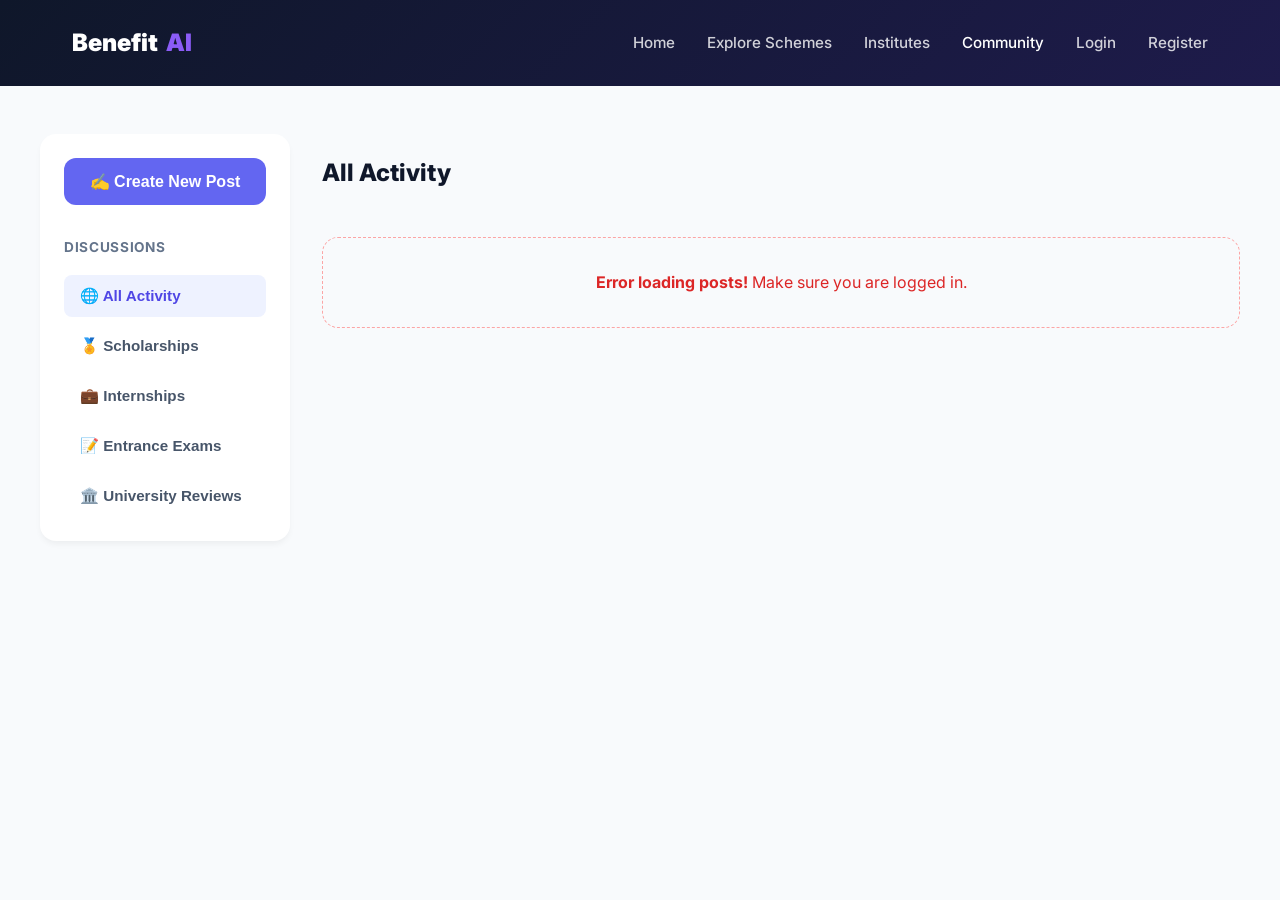
<file: frontend/forum.html>
<!DOCTYPE html>
<html lang="en">

<head>
    <meta charset="UTF-8">
    <meta name="viewport" content="width=device-width, initial-scale=1.0">
    <title>Community Forum - BenefitAI</title>
    <link href="https://fonts.googleapis.com/css2?family=Inter:wght@400;500;600;700;800;900&display=swap"
        rel="stylesheet">
    <link rel="stylesheet" href="css/style.css">
    <style>
        body {
            background-color: #f8fafc;
            min-height: 100vh;
        }

        .header-bg {
            background: linear-gradient(135deg, #0f172a, #1e1b4b);
            padding: 1.5rem 0;
        }

        .container {
            max-width: 1200px;
            margin: 0 auto;
            padding: 0 2rem;
        }

        .nav {
            display: flex;
            justify-content: space-between;
            align-items: center;
        }

        .logo {
            font-size: 1.5rem;
            font-weight: 900;
            color: white;
            text-decoration: none;
            display: flex;
            align-items: center;
            gap: 0.5rem;
        }

        .logo span {
            color: #8b5cf6;
        }

        .nav-links {
            display: flex;
            gap: 2rem;
            align-items: center;
        }

        .nav-links a {
            color: rgba(255, 255, 255, 0.8);
            text-decoration: none;
            font-weight: 500;
            font-size: 0.95rem;
            transition: color 0.2s;
        }

        .nav-links a:hover,
        .nav-links a.active {
            color: white;
        }

        /* Forum Layout */
        .forum-layout {
            display: grid;
            grid-template-columns: 250px 1fr;
            gap: 2rem;
            padding: 3rem 0;
            max-width: 1200px;
            margin: 0 auto;
        }

        /* Sidebar */
        .sidebar {
            background: white;
            border-radius: 1rem;
            padding: 1.5rem;
            box-shadow: 0 4px 6px -1px rgba(0, 0, 0, 0.05);
            height: fit-content;
        }

        .sidebar-title {
            font-size: 0.85rem;
            font-weight: 700;
            color: #64748b;
            text-transform: uppercase;
            letter-spacing: 0.05em;
            margin-bottom: 1rem;
        }

        .category-list {
            list-style: none;
            padding: 0;
            margin: 0;
            display: flex;
            flex-direction: column;
            gap: 0.5rem;
        }

        .category-btn {
            display: flex;
            align-items: center;
            gap: 0.75rem;
            padding: 0.75rem 1rem;
            border-radius: 0.5rem;
            background: transparent;
            border: none;
            width: 100%;
            text-align: left;
            font-size: 0.95rem;
            font-weight: 600;
            color: #475569;
            cursor: pointer;
            transition: all 0.2s;
        }

        .category-btn:hover {
            background: #f1f5f9;
            color: #0f172a;
        }

        .category-btn.active {
            background: #eef2ff;
            color: #4f46e5;
        }

        .new-post-btn {
            display: flex;
            align-items: center;
            justify-content: center;
            gap: 0.5rem;
            width: 100%;
            padding: 0.875rem;
            background: #6366f1;
            color: white;
            border: none;
            border-radius: 0.75rem;
            font-size: 1rem;
            font-weight: 600;
            cursor: pointer;
            transition: background 0.2s;
            margin-bottom: 2rem;
        }

        .new-post-btn:hover {
            background: #4f46e5;
        }

        /* Main Feed */
        .feed-header {
            display: flex;
            justify-content: space-between;
            align-items: center;
            margin-bottom: 1.5rem;
        }

        .feed-title {
            font-size: 1.5rem;
            font-weight: 800;
            color: #0f172a;
        }

        .post-card {
            background: white;
            border-radius: 1rem;
            padding: 1.5rem;
            box-shadow: 0 4px 6px -1px rgba(0, 0, 0, 0.05);
            margin-bottom: 1rem;
            transition: transform 0.2s;
            border-left: 4px solid #6366f1;
        }

        .post-card:hover {
            transform: translateY(-2px);
            box-shadow: 0 10px 15px -3px rgba(0, 0, 0, 0.1);
        }

        .post-header {
            display: flex;
            justify-content: space-between;
            align-items: flex-start;
            margin-bottom: 0.75rem;
        }

        .post-title {
            font-size: 1.25rem;
            font-weight: 700;
            color: #1e293b;
            margin: 0 0 0.25rem 0;
        }

        .post-meta {
            font-size: 0.8rem;
            color: #64748b;
        }

        .post-author {
            font-weight: 600;
            color: #3b82f6;
        }

        .category-tag {
            display: inline-block;
            padding: 0.25rem 0.75rem;
            border-radius: 2rem;
            font-size: 0.75rem;
            font-weight: 600;
            background: #eef2ff;
            color: #4f46e5;
        }

        .post-content {
            font-size: 0.95rem;
            color: #475569;
            line-height: 1.6;
            margin-bottom: 1rem;
        }

        .post-footer {
            display: flex;
            gap: 1rem;
            padding-top: 1rem;
            border-top: 1px solid #f1f5f9;
        }

        .action-btn {
            background: transparent;
            border: none;
            color: #64748b;
            font-size: 0.85rem;
            font-weight: 600;
            cursor: pointer;
            display: flex;
            align-items: center;
            gap: 0.35rem;
            transition: color 0.2s;
        }

        .action-btn:hover {
            color: #4f46e5;
        }

        /* Modal */
        .modal-overlay {
            position: fixed;
            top: 0;
            left: 0;
            right: 0;
            bottom: 0;
            background: rgba(15, 23, 42, 0.6);
            backdrop-filter: blur(4px);
            display: flex;
            align-items: center;
            justify-content: center;
            z-index: 100;
            opacity: 0;
            visibility: hidden;
            transition: all 0.3s ease;
        }

        .modal-overlay.active {
            opacity: 1;
            visibility: visible;
        }

        .modal-content {
            background: white;
            border-radius: 1.5rem;
            padding: 2rem;
            width: 90%;
            max-width: 500px;
            transform: translateY(20px) scale(0.95);
            transition: all 0.3s cubic-bezier(0.4, 0, 0.2, 1);
            box-shadow: 0 25px 50px -12px rgba(0, 0, 0, 0.25);
        }

        .modal-overlay.active .modal-content {
            transform: translateY(0) scale(1);
        }

        .form-group {
            margin-bottom: 1.25rem;
        }

        .form-group label {
            display: block;
            margin-bottom: 0.5rem;
            font-weight: 600;
            color: #1e293b;
            font-size: 0.9rem;
        }

        .form-group input,
        .form-group select,
        .form-group textarea {
            width: 100%;
            padding: 0.75rem 1rem;
            border: 1px solid #cbd5e1;
            border-radius: 0.75rem;
            font-family: inherit;
            font-size: 0.95rem;
            transition: border-color 0.2s;
            box-sizing: border-box;
        }

        .form-group input:focus,
        .form-group select:focus,
        .form-group textarea:focus {
            outline: none;
            border-color: #6366f1;
            box-shadow: 0 0 0 3px rgba(99, 102, 241, 0.1);
        }
    </style>
</head>

<body>
    <header class="header-bg">
        <div class="container nav">
            <a href="index.html" class="logo">Benefit<span>AI</span></a>
            <div class="nav-links" id="navAuth">
                <a href="dashboard.html">Dashboard</a>
                <a href="students.html">Explore Schemes</a>
                <a href="institutes.html">Institutes</a>
                <a href="forum.html" class="active">Community</a>
                <a href="#" id="logoutBtn">Logout</a>
            </div>
        </div>
    </header>

    <div class="container forum-layout">
        <aside class="sidebar">
            <button class="new-post-btn" onclick="openPostModal()">
                ✍️ Create New Post
            </button>
            <div class="sidebar-title">DISCUSSIONS</div>
            <ul class="category-list">
                <li><button class="category-btn active" onclick="filterPosts('All')">🌐 All Activity</button></li>
                <li><button class="category-btn" onclick="filterPosts('Scholarships')">🏅 Scholarships</button></li>
                <li><button class="category-btn" onclick="filterPosts('Internships')">💼 Internships</button></li>
                <li><button class="category-btn" onclick="filterPosts('Entrance Exams')">📝 Entrance Exams</button></li>
                <li><button class="category-btn" onclick="filterPosts('University Reviews')">🏛️ University
                        Reviews</button></li>
            </ul>
        </aside>

        <main>
            <div class="feed-header">
                <h2 class="feed-title" id="feedTitle">All Activity</h2>
            </div>
            <div id="postsFeed">
                <!-- Posts will be injected here -->
                <div style="text-align: center; padding: 3rem; color: #64748b;">
                    Loading community discussions...
                </div>
            </div>
        </main>
    </div>

    <!-- Create Post Modal -->
    <div class="modal-overlay" id="postModal">
        <div class="modal-content">
            <div style="display: flex; justify-content: space-between; align-items: center; margin-bottom: 1.5rem;">
                <h3 style="margin: 0; font-size: 1.25rem;">Create New Discussion</h3>
                <button onclick="closePostModal()"
                    style="background: none; border: none; font-size: 1.5rem; cursor: pointer; color: #64748b;">×</button>
            </div>
            <form id="postForm">
                <div class="form-group">
                    <label>Title</label>
                    <input type="text" id="postTitle" required placeholder="What's on your mind?">
                </div>
                <div class="form-group">
                    <label>Category</label>
                    <select id="postCategory" required>
                        <option value="Scholarships">Scholarships</option>
                        <option value="Internships">Internships</option>
                        <option value="Entrance Exams">Entrance Exams</option>
                        <option value="University Reviews">University Reviews</option>
                    </select>
                </div>
                <div class="form-group">
                    <label>Content</label>
                    <textarea id="postContent" rows="5" required
                        placeholder="Share your thoughts, ask questions, or provide tips..."></textarea>
                </div>
                <div id="postMsg" style="font-size: 0.875rem; color: #dc2626; margin-bottom: 1rem; font-weight: 600;">
                </div>
                <button type="submit" class="new-post-btn" style="margin-bottom: 0;" id="submitPostBtn">Publish
                    Post</button>
            </form>
        </div>
    </div>

    <script src="js/api.js"></script>
    <script>
        let allPosts = [];

        // Auth Check
        (async () => {
            try {
                await apiFetch('/me');
                document.getElementById('logoutBtn').addEventListener('click', async e => {
                    e.preventDefault();
                    await apiFetch('/logout', { method: 'POST' });
                    window.location.href = 'index.html';
                });
            } catch {
                document.getElementById('navAuth').innerHTML = `
                    <a href="index.html">Home</a>
                    <a href="students.html">Explore Schemes</a>
                    <a href="institutes.html">Institutes</a>
                    <a href="forum.html" class="active">Community</a>
                    <a href="login.html">Login</a>
                    <a href="register.html">Register</a>
                `;
            }
        })();

        async function fetchPosts() {
            try {
                const posts = await apiFetch('/api/forum');
                allPosts = posts;
                renderPosts('All');
            } catch (err) {
                document.getElementById('postsFeed').innerHTML = `
                    <div style="text-align:center; padding: 2rem; color:#dc2626; border: 1px dashed #fca5a5; border-radius: 1rem;">
                        <strong>Error loading posts!</strong> Make sure you are logged in.
                    </div>`;
            }
        }

        function filterPosts(category) {
            document.getElementById('feedTitle').textContent = category === 'All' ? 'All Activity' : category;

            // Update Active Tab
            document.querySelectorAll('.category-btn').forEach(btn => {
                btn.classList.remove('active');
                if (btn.textContent.includes(category) || (category === 'All' && btn.textContent.includes('All Activity'))) {
                    btn.classList.add('active');
                }
            });

            renderPosts(category);
        }

        function renderPosts(category) {
            const feed = document.getElementById('postsFeed');
            const filtered = category === 'All' ? allPosts : allPosts.filter(p => p.category === category);

            if (!filtered.length) {
                feed.innerHTML = `
                    <div style="text-align: center; padding: 4rem 2rem; background: white; border-radius: 1rem; color: #64748b;">
                        <h3 style="margin-bottom: 0.5rem; color: #1e293b;">No discussions yet</h3>
                        <p>Be the first to start a conversation in ${category}!</p>
                    </div>`;
                return;
            }

            feed.innerHTML = filtered.map(p => {
                const date = new Date(p.created_at).toLocaleDateString('en-US', { month: 'short', day: 'numeric', year: 'numeric' });
                return `
                <div class="post-card">
                    <div class="post-header">
                        <div>
                            <h3 class="post-title">${p.title}</h3>
                            <div class="post-meta">Posted by <span class="post-author">${p.author_name}</span> • ${date}</div>
                        </div>
                        <div class="category-tag">${p.category}</div>
                    </div>
                    <div class="post-content">${p.content}</div>
                    <div class="post-footer">
                        <button class="action-btn">💬 Reply</button>
                        <button class="action-btn">👍 Like</button>
                    </div>
                </div>`;
            }).join('');
        }

        // Initialize fetch
        fetchPosts();

        // Modal Logic
        function openPostModal() {
            document.getElementById('postModal').classList.add('active');
            document.getElementById('postMsg').textContent = '';
        }

        function closePostModal() {
            document.getElementById('postModal').classList.remove('active');
        }

        document.getElementById('postForm').addEventListener('submit', async (e) => {
            e.preventDefault();
            const btn = document.getElementById('submitPostBtn');
            const msg = document.getElementById('postMsg');

            btn.textContent = 'Publishing...';
            btn.disabled = true;

            const payload = {
                title: document.getElementById('postTitle').value,
                category: document.getElementById('postCategory').value,
                content: document.getElementById('postContent').value
            };

            try {
                await apiFetch('/api/forum', {
                    method: 'POST',
                    headers: { 'Content-Type': 'application/json' },
                    body: JSON.stringify(payload)
                });
                closePostModal();
                document.getElementById('postForm').reset();
                fetchPosts(); // Refresh feed
            } catch (err) {
                msg.textContent = err.message || 'Failed to create post. Are you logged in?';
            } finally {
                btn.textContent = 'Publish Post';
                btn.disabled = false;
            }
        });
    </script>
</body>

</html>
</file>
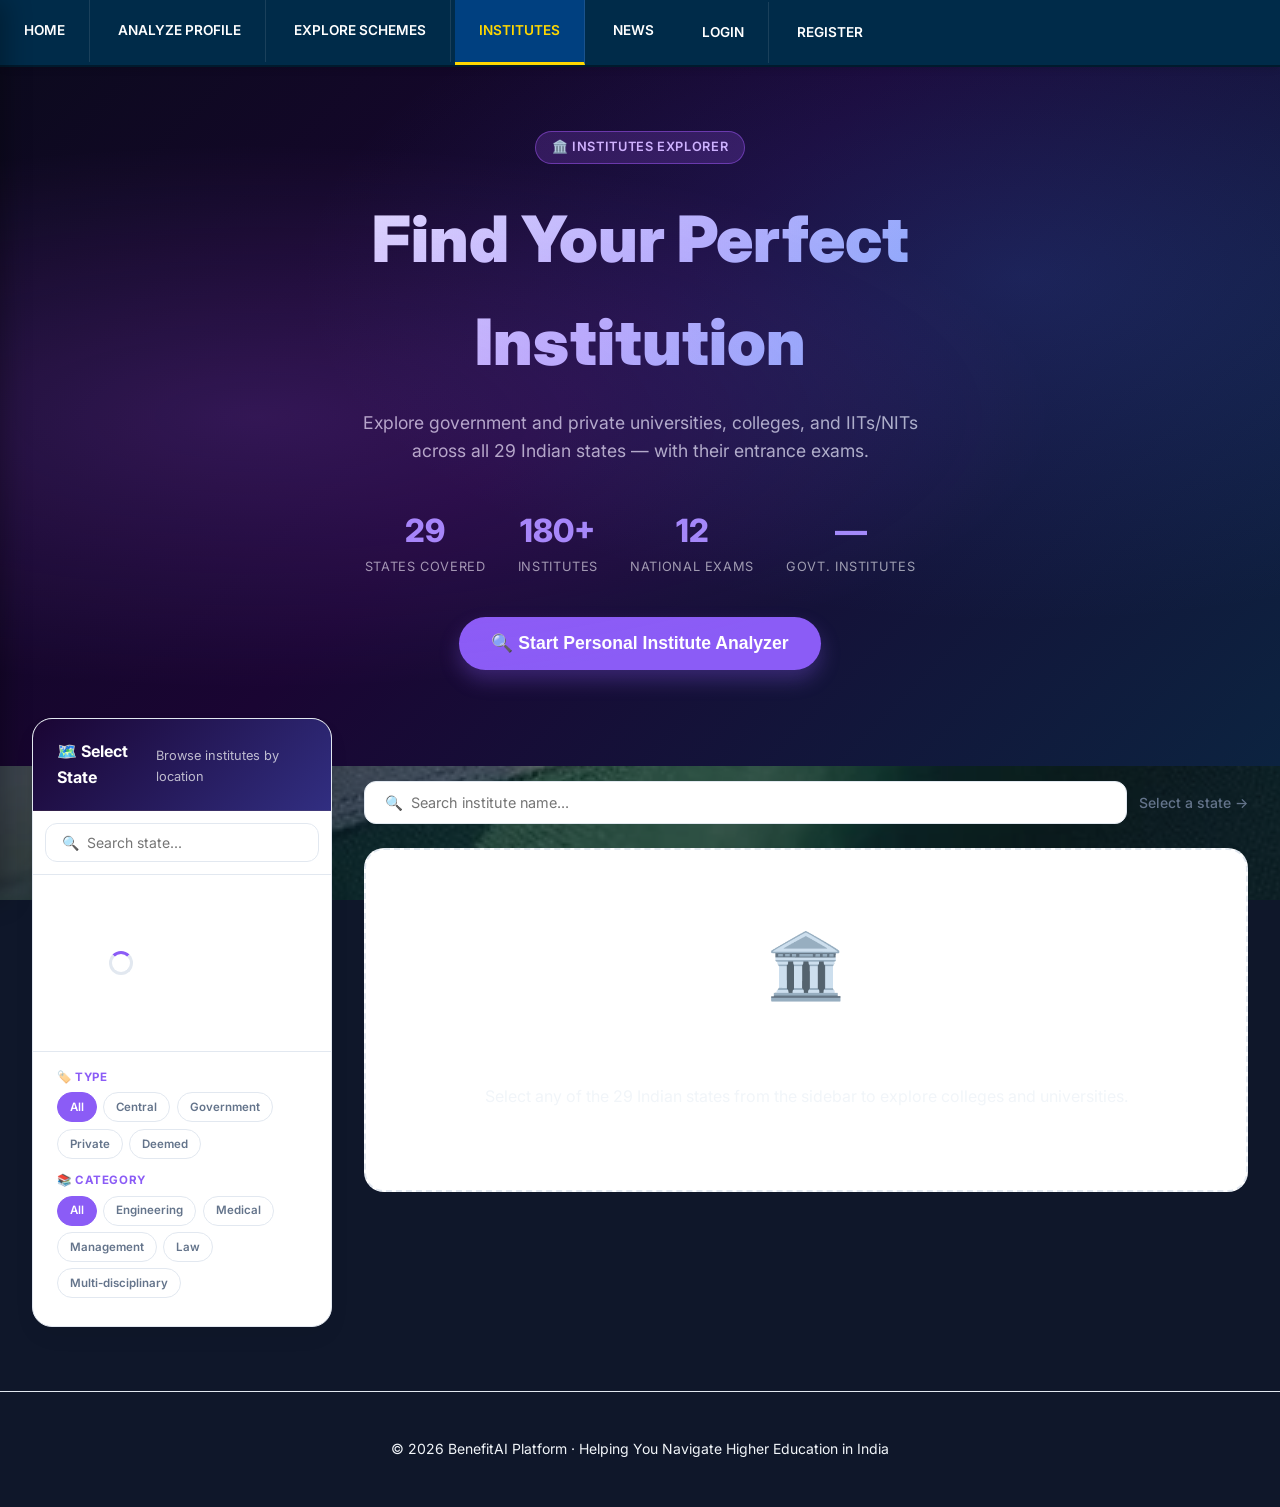
<file: frontend/institutes.html>
<!DOCTYPE html>
<html lang="en">

<head>
    <meta charset="UTF-8">
    <meta name="viewport" content="width=device-width, initial-scale=1.0">
    <title>Institutes Hub | BenefitAI</title>
    <link rel="stylesheet" href="css/style.css">
    <style>
        @import url('https://fonts.googleapis.com/css2?family=Inter:wght@300;400;500;600;700;800;900&display=swap');

        /* ── HERO ── */
        .institute-hero {
            background: linear-gradient(135deg, #0c0a1e 0%, #1a0533 45%, #0c2340 100%);
            padding: 4rem 2rem 6rem;
            color: white;
            text-align: center;
            position: relative;
            overflow: hidden;
        }

        .institute-hero::before {
            content: '';
            position: absolute;
            top: 0;
            left: 0;
            right: 0;
            bottom: 0;
            background: radial-gradient(ellipse at 20% 50%, rgba(168, 85, 247, .2) 0%, transparent 55%),
                radial-gradient(ellipse at 80% 30%, rgba(59, 130, 246, .18) 0%, transparent 50%);
            pointer-events: none;
        }

        .hero-badge {
            display: inline-block;
            background: rgba(168, 85, 247, .2);
            border: 1px solid rgba(168, 85, 247, .5);
            color: #d8b4fe;
            padding: .35rem 1rem;
            border-radius: 2rem;
            font-size: .8rem;
            font-weight: 600;
            letter-spacing: .05em;
            text-transform: uppercase;
            margin-bottom: 1.5rem;
        }

        .institute-hero h1 {
            font-size: clamp(2.5rem, 6vw, 4rem);
            font-weight: 900;
            margin: 0 0 1rem;
            background: linear-gradient(135deg, #fff 0%, #c4b5fd 50%, #60a5fa 100%);
            -webkit-background-clip: text;
            background-clip: text;
            -webkit-text-fill-color: transparent;
        }

        .hero-stats {
            display: flex;
            gap: 2rem;
            justify-content: center;
            margin-top: 2.5rem;
            flex-wrap: wrap;
        }

        .hero-stat-num {
            font-size: 2rem;
            font-weight: 800;
            color: #a78bfa;
        }

        .hero-stat-label {
            font-size: .8rem;
            color: rgba(255, 255, 255, .6);
            text-transform: uppercase;
            letter-spacing: .05em;
        }

        /* ── LAYOUT ── */
        .institutes-layout {
            display: grid;
            grid-template-columns: 300px 1fr;
            gap: 2rem;
            max-width: 1400px;
            margin: -3rem auto 4rem;
            padding: 0 2rem;
        }

        @media(max-width:900px) {
            .institutes-layout {
                grid-template-columns: 1fr;
            }
        }

        /* ── SIDEBAR ── */
        .sidebar-panel {
            background: white;
            border-radius: 1.25rem;
            border: 1px solid #e2e8f0;
            box-shadow: 0 10px 25px -5px rgba(0, 0, 0, .08);
            position: sticky;
            top: 80px;
            height: fit-content;
            overflow: hidden;
        }

        .sidebar-header {
            background: linear-gradient(135deg, #1a0533, #312e81);
            padding: 1.25rem 1.5rem;
            color: white;
        }

        .sidebar-header h3 {
            margin: 0;
            font-size: 1rem;
            font-weight: 700;
        }

        .sidebar-header p {
            margin: .25rem 0 0;
            font-size: .8rem;
            opacity: .7;
        }

        .state-search {
            padding: .75rem;
            border-bottom: 1px solid #e2e8f0;
        }

        .state-search input {
            width: 100%;
            padding: .6rem 1rem;
            border: 1px solid #e2e8f0;
            border-radius: .75rem;
            font-size: .875rem;
            outline: none;
            box-sizing: border-box;
        }

        .state-search input:focus {
            border-color: #8b5cf6;
        }

        .states-grid-panel {
            max-height: 420px;
            overflow-y: auto;
            padding: .75rem;
            display: grid;
            grid-template-columns: 1fr 1fr;
            gap: .5rem;
        }

        .state-card-btn {
            display: flex;
            flex-direction: column;
            align-items: center;
            justify-content: center;
            padding: .75rem .5rem;
            border-radius: .75rem;
            border: 2px solid transparent;
            background: #f8fafc;
            cursor: pointer;
            transition: all .2s;
            font-size: .72rem;
            font-weight: 600;
            color: #374151;
            text-align: center;
            gap: .25rem;
        }

        .state-card-btn .emoji {
            font-size: 1.3rem;
        }

        .state-card-btn:hover {
            transform: translateY(-2px);
            box-shadow: 0 4px 12px rgba(0, 0, 0, .1);
        }

        .state-card-btn.active {
            color: white !important;
            border-color: transparent;
        }

        /* filters */
        .filter-section {
            padding: 1rem 1.5rem;
            border-top: 1px solid #e2e8f0;
        }

        .filter-section label {
            display: block;
            font-size: .72rem;
            font-weight: 700;
            color: #8b5cf6;
            text-transform: uppercase;
            letter-spacing: .05em;
            margin-bottom: .4rem;
        }

        .filter-pills {
            display: flex;
            flex-wrap: wrap;
            gap: .4rem;
            margin-bottom: .75rem;
        }

        .pill {
            padding: .3rem .75rem;
            border-radius: 2rem;
            font-size: .72rem;
            font-weight: 600;
            border: 1.5px solid #e2e8f0;
            background: white;
            color: #64748b;
            cursor: pointer;
            transition: all .15s;
        }

        .pill.active {
            background: #8b5cf6;
            color: white;
            border-color: #8b5cf6;
        }

        .pill:hover:not(.active) {
            border-color: #8b5cf6;
            color: #8b5cf6;
        }

        /* ── SEARCH BAR ── */
        .content-search {
            display: flex;
            gap: .75rem;
            margin-bottom: 1.5rem;
            align-items: center;
        }

        .content-search input {
            flex: 1;
            padding: .75rem 1.25rem;
            border: 1.5px solid #e2e8f0;
            border-radius: .75rem;
            font-size: .9rem;
            outline: none;
            background: white;
        }

        .content-search input:focus {
            border-color: #8b5cf6;
        }

        .result-count {
            font-size: .875rem;
            color: #64748b;
            white-space: nowrap;
            font-weight: 500;
        }

        /* ── INSTITUTE CARDS ── */
        .institute-grid {
            display: grid;
            grid-template-columns: repeat(auto-fill, minmax(340px, 1fr));
            gap: 1.25rem;
        }

        .institute-card {
            background: white;
            border-radius: 1rem;
            padding: 0;
            border: 1px solid #e2e8f0;
            box-shadow: 0 4px 6px -1px rgba(0, 0, 0, .04);
            transition: all .25s;
            overflow: hidden;
        }

        .institute-card:hover {
            transform: translateY(-4px);
            box-shadow: 0 16px 32px -8px rgba(0, 0, 0, .12);
        }

        .card-header {
            padding: 1.25rem 1.5rem 1rem;
            border-bottom: 1px solid #f1f5f9;
            display: flex;
            justify-content: space-between;
            align-items: flex-start;
            gap: .5rem;
        }

        .card-header-left {
            flex: 1;
        }

        .inst-type-badge {
            display: inline-flex;
            align-items: center;
            gap: .3rem;
            padding: .25rem .65rem;
            border-radius: .5rem;
            font-size: .68rem;
            font-weight: 700;
            text-transform: uppercase;
            letter-spacing: .04em;
            margin-bottom: .5rem;
        }

        .badge-central {
            background: #dbeafe;
            color: #1e40af;
        }

        .badge-government {
            background: #dcfce7;
            color: #166534;
        }

        .badge-private {
            background: #fef3c7;
            color: #92400e;
        }

        .badge-deemed {
            background: #f3e8ff;
            color: #6b21a8;
        }

        .inst-name {
            font-size: 1.05rem;
            font-weight: 800;
            color: #0f172a;
            margin: 0 0 .25rem;
            line-height: 1.3;
        }

        .inst-location {
            font-size: .8rem;
            color: #64748b;
            display: flex;
            align-items: center;
            gap: .3rem;
        }

        .inst-ranking {
            background: linear-gradient(135deg, #fbbf24, #f59e0b);
            color: white;
            padding: .3rem .65rem;
            border-radius: .5rem;
            font-size: .72rem;
            font-weight: 700;
            text-align: center;
            line-height: 1.2;
            min-width: 60px;
            flex-shrink: 0;
        }

        .verified-badge {
            font-size: 0.72rem;
            font-weight: 700;
            color: #15803d;
            background: #dcfce7;
            padding: 0.2rem 0.6rem;
            border-radius: 1rem;
            display: inline-flex;
            align-items: center;
            gap: 0.2rem;
            border: 1px solid #bbf7d0;
            white-space: nowrap;
        }

        .unverified-badge {
            font-size: 0.72rem;
            font-weight: 700;
            color: #b45309;
            background: #fef3c7;
            padding: 0.2rem 0.6rem;
            border-radius: 1rem;
            display: inline-flex;
            align-items: center;
            gap: 0.2rem;
            border: 1px solid #fde68a;
            white-space: nowrap;
        }

        .card-body {
            padding: 1rem 1.5rem;
        }

        .inst-category {
            display: inline-block;
            padding: .2rem .65rem;
            border-radius: 2rem;
            font-size: .7rem;
            font-weight: 600;
            background: #f1f5f9;
            color: #475569;
            margin-bottom: .75rem;
        }

        .inst-year {
            font-size: .8rem;
            color: #64748b;
            margin-bottom: .75rem;
        }

        .exam-chips {
            display: flex;
            flex-wrap: wrap;
            gap: .4rem;
            margin-bottom: 1rem;
        }

        .exam-chip {
            padding: .25rem .65rem;
            border-radius: .5rem;
            font-size: .7rem;
            font-weight: 600;
            background: #ede9fe;
            color: #6d28d9;
            border: 1px solid #c4b5fd;
        }

        .card-actions {
            display: flex;
            gap: .5rem;
        }

        .btn-website {
            flex: 1;
            padding: .6rem;
            text-align: center;
            border-radius: .6rem;
            background: #8b5cf6;
            color: white;
            font-size: .8rem;
            font-weight: 600;
            text-decoration: none;
            transition: background .2s;
        }

        .btn-website:hover {
            background: #7c3aed;
        }

        /* ── NATIONAL EXAMS ── */
        .exam-grid {
            display: grid;
            grid-template-columns: repeat(auto-fill, minmax(300px, 1fr));
            gap: 1.25rem;
        }

        .exam-card {
            background: linear-gradient(135deg, #1e1b4b, #312e81);
            color: white;
            border-radius: 1rem;
            padding: 1.5rem;
            transition: transform .2s;
            position: relative;
            display: flex;
            flex-direction: column;
            gap: 1rem;
        }

        .exam-card:hover {
            transform: translateY(-3px);
            box-shadow: 0 10px 25px rgba(0, 0, 0, 0.2);
        }

        .exam-header {
            border-bottom: 1px solid rgba(255, 255, 255, 0.1);
            padding-bottom: 1rem;
        }

        .exam-acronym {
            font-size: 2rem;
            font-weight: 900;
            color: #a5b4fc;
            margin-bottom: .25rem;
            display: flex;
            justify-content: space-between;
            align-items: flex-start;
        }

        .exam-acronym span {
            font-size: 1rem;
            padding: 4px 12px;
            background: rgba(255, 255, 255, 0.1);
            border-radius: 20px;
            color: #d8b4fe;
            font-weight: 600;
        }

        .exam-fullname {
            font-size: .9rem;
            color: rgba(255, 255, 255, .8);
        }

        .exam-details {
            font-size: .85rem;
            line-height: 1.6;
            color: rgba(255, 255, 255, .85);
            display: flex;
            flex-direction: column;
            gap: 0.75rem;
        }

        .exam-details strong {
            color: #fcd34d;
        }

        .exam-colleges {
            display: flex;
            flex-wrap: wrap;
            gap: 0.4rem;
            margin-top: 0.25rem;
        }

        .exam-colleges span {
            background: rgba(16, 185, 129, 0.2);
            color: #34d399;
            padding: 2px 8px;
            border-radius: 12px;
            font-size: 0.75rem;
            border: 1px solid rgba(16, 185, 129, 0.3);
        }

        .exam-apply-btn {
            display: block;
            margin-top: auto;
            text-align: center;
            padding: .75rem 1.25rem;
            background: rgba(139, 92, 246, .35);
            border: 1px solid rgba(139, 92, 246, .6);
            color: #c4b5fd;
            border-radius: .6rem;
            font-size: .85rem;
            font-weight: 600;
            text-decoration: none;
            transition: all .2s;
        }

        .exam-apply-btn:hover {
            background: rgba(139, 92, 246, .6);
            color: white;
        }

        /* ── TABS ── */
        .tab-bar {
            display: flex;
            gap: .5rem;
            margin-bottom: 1.5rem;
            flex-wrap: wrap;
        }

        .tab-btn {
            padding: .6rem 1.25rem;
            border-radius: 2rem;
            font-size: .875rem;
            font-weight: 600;
            border: 2px solid #e2e8f0;
            background: white;
            color: #64748b;
            cursor: pointer;
            transition: all .2s;
        }

        .tab-btn.active {
            background: #8b5cf6;
            color: white;
            border-color: #8b5cf6;
        }

        .tab-btn:hover:not(.active) {
            border-color: #8b5cf6;
            color: #8b5cf6;
        }

        /* ── SECTION TITLE ── */
        .section-title {
            display: flex;
            align-items: center;
            gap: .75rem;
            margin-bottom: 1.5rem;
            flex-wrap: wrap;
        }

        .section-title h2 {
            margin: 0;
            font-size: 1.5rem;
            font-weight: 800;
        }

        .count-badge {
            background: #f1f5f9;
            color: #64748b;
            padding: .25rem .75rem;
            border-radius: 2rem;
            font-size: .8rem;
            font-weight: 600;
        }

        /* ── LOADER / EMPTY ── */
        .loader {
            display: flex;
            align-items: center;
            justify-content: center;
            gap: .75rem;
            padding: 4rem;
            color: #64748b;
            font-weight: 500;
        }

        .spinner {
            width: 24px;
            height: 24px;
            border: 3px solid #e2e8f0;
            border-top-color: #8b5cf6;
            border-radius: 50%;
            animation: spin .7s linear infinite;
        }

        @keyframes spin {
            to {
                transform: rotate(360deg);
            }
        }

        .empty-state {
            text-align: center;
            padding: 4rem 2rem;
            background: white;
            border-radius: 1.25rem;
            border: 2px dashed #e2e8f0;
        }

        .empty-state .icon {
            font-size: 4rem;
            margin-bottom: 1rem;
        }

        /* scrollbar */
        .states-grid-panel::-webkit-scrollbar {
            width: 4px;
        }

        .states-grid-panel::-webkit-scrollbar-thumb {
            background: #e2e8f0;
            border-radius: 2px;
        }

        /* ── ANALYZER MODAL MOBILE ── */
        .modal {
            display: none;
            position: fixed;
            top: 0;
            left: 0;
            width: 100%;
            height: 100%;
            background: rgba(0, 0, 0, 0.7);
            z-index: 1000;
            align-items: center;
            justify-content: center;
            padding: 1rem;
        }

        .modal-content {
            background: white;
            padding: 2.5rem 2rem 2rem;
            border-radius: 1.5rem;
            width: 100%;
            max-width: 600px;
            max-height: 90vh;
            overflow-y: auto;
            position: relative;
            box-shadow: 0 25px 50px -12px rgba(0, 0, 0, 0.25);
        }

        .close-modal {
            position: absolute;
            top: 1rem;
            right: 1.25rem;
            background: #f1f5f9;
            border: none;
            font-size: 1.5rem;
            cursor: pointer;
            color: #64748b;
            width: 40px;
            height: 40px;
            border-radius: 50%;
            display: flex;
            align-items: center;
            justify-content: center;
            z-index: 10;
        }

        .close-modal:hover {
            background: #e2e8f0;
            color: #1e1b4b;
        }

        .analyzer-grid {
            display: grid;
            grid-template-columns: 1fr 1fr;
            gap: 1rem;
            margin-bottom: 1.5rem;
        }

        @media (max-width: 600px) {
            .modal-content {
                padding: 2rem 1.25rem 1.5rem;
                border-radius: 1.25rem;
            }

            .analyzer-grid {
                grid-template-columns: 1fr;
            }

            .institute-hero h1 {
                font-size: 2.25rem;
            }
            
            .hero-stat-num {
                font-size: 1.5rem;
            }
        }
    </style>
</head>

<body>
    <div class="national-background"></div>

    <div id="navbar-container"></div>

    <!-- HERO -->
    <div class="institute-hero">
        <div class="hero-badge">🏛️ Institutes Explorer</div>
        <h1>Find Your Perfect<br>Institution</h1>
        <p style="color:rgba(255,255,255,.7);font-size:1.1rem;max-width:600px;margin:0 auto 1rem;">
            Explore government and private universities, colleges, and IITs/NITs across all 29 Indian states — with
            their entrance exams.
        </p>
        <div class="hero-stats">
            <div class="hero-stat">
                <div class="hero-stat-num">29</div>
                <div class="hero-stat-label">States Covered</div>
            </div>
            <div class="hero-stat">
                <div class="hero-stat-num">180+</div>
                <div class="hero-stat-label">Institutes</div>
            </div>
            <div class="hero-stat">
                <div class="hero-stat-num">12</div>
                <div class="hero-stat-label">National Exams</div>
            </div>
            <div class="hero-stat">
                <div class="hero-stat-num" id="govtCount">—</div>
                <div class="hero-stat-label">Govt. Institutes</div>
            </div>
        </div>

        <button onclick="openInstituteAnalyzer()" style="margin-top:2.5rem; background: #8b5cf6; color:white; border:none; padding:1rem 2rem; border-radius:3rem; font-weight:700; cursor:pointer; font-size:1.1rem; box-shadow:0 10px 20px rgba(139, 92, 246, 0.3); transition:transform 0.2s;">
            🔍 Start Personal Institute Analyzer
        </button>
    </div>

    <!-- ANALYZER MODAL -->
    <div id="analyzerModal" class="modal">
        <div class="modal-content">
            <button onclick="closeInstituteAnalyzer()" class="close-modal">&times;</button>
            <h2 style="margin-top:0; color:#1e1b4b; font-size: 1.5rem;">🎯 Find Your Perfect Institute</h2>
            <p style="color:#64748b; margin-bottom:2rem; font-size: 0.95rem;">Enter your details to get personalized institution recommendations.</p>
            
            <form id="instituteAnalyzerForm" onsubmit="runInstituteAnalyzer(event)">
                <div class="analyzer-grid">
                    <div>
                        <label style="display:block; margin-bottom:.5rem; font-weight:600; font-size: 0.85rem;">10th Marks (%)</label>
                        <input type="number" id="analyzerMarks10" placeholder="e.g. 85" min="0" max="100" required style="width:100%; padding:.75rem; border:1.5px solid #e2e8f0; border-radius:.75rem; font-size:1rem;">
                    </div>
                    <div>
                        <label style="display:block; margin-bottom:.5rem; font-weight:600; font-size: 0.85rem;">12th Marks (%)</label>
                        <input type="number" id="analyzerMarks12" placeholder="e.g. 88" min="0" max="100" required style="width:100%; padding:.75rem; border:1.5px solid #e2e8f0; border-radius:.75rem; font-size:1rem;">
                    </div>
                </div>

                <div style="margin-bottom:1.5rem;">
                    <label style="display:block; margin-bottom:.5rem; font-weight:600; font-size: 0.85rem;">JEE Mains Score (Optional)</label>
                    <input type="number" id="analyzerJee" placeholder="e.g. 92" min="0" max="100" style="width:100%; padding:.75rem; border:1.5px solid #e2e8f0; border-radius:.75rem; font-size:1rem;">
                </div>

                <div style="margin-bottom:1.5rem;">
                    <label style="display:block; margin-bottom:.5rem; font-weight:600; font-size: 0.85rem;">Annual Family Income (₹)</label>
                    <input type="number" id="analyzerIncome" placeholder="e.g. 250000" required style="width:100%; padding:.75rem; border:1.5px solid #e2e8f0; border-radius:.75rem; font-size:1rem;">
                </div>
                
                <div style="margin-bottom:1.5rem;">
                    <label style="display:block; margin-bottom:.5rem; font-weight:600; font-size: 0.85rem;">Preferred States (Leave empty for all)</label>
                    <div id="analyzerStatesList" style="display:flex; flex-wrap:wrap; gap:.5rem; max-height:150px; overflow-y:auto; padding:.5rem; border:1.5px solid #e2e8f0; border-radius:.75rem;">
                        <!-- JS populated -->
                    </div>
                </div>

                <div style="margin-bottom:2rem;">
                    <label style="display:block; margin-bottom:.5rem; font-weight:600; font-size: 0.85rem;">Broad Category</label>
                    <select id="analyzerCategory" style="width:100%; padding:.75rem; border:1.5px solid #e2e8f0; border-radius:.75rem; font-size:1rem; -webkit-appearance: none; background-image: url('data:image/svg+xml;charset=US-ASCII,%3Csvg%20xmlns%3D%22http%3A//www.w3.org/2000/svg%22%20width%3D%2224%22%20height%3D%2224%22%20viewBox%3D%220%200%2024%2024%22%20fill%3D%22none%22%20stroke%3D%22%2364748b%22%20stroke-width%3D%222%22%20stroke-linecap%3D%22round%22%20stroke-linejoin%3D%22round%22%3E%3Cpolyline%20points%3D%226%209%2012%2015%2018%209%22%3E%3C/polyline%3E%3C/svg%3E'); background-repeat: no-repeat; background-position: right 1rem center; background-size: 1.25rem;">
                        <option value="All">All Categories</option>
                        <option value="Engineering">Engineering</option>
                        <option value="Medical">Medical</option>
                        <option value="Management">Management</option>
                        <option value="Law">Law</option>
                    </select>
                </div>

                <button type="submit" style="width:100%; background:linear-gradient(135deg, #1e1b4b, #312e81); color:white; border:none; padding:1.25rem; border-radius:.75rem; font-weight:700; cursor:pointer; font-size:1.1rem; box-shadow: 0 10px 15px -3px rgba(30, 27, 75, 0.2);">
                    Analyze & Find Matches
                </button>
            </form>

            <div id="analyzerResults" style="display:none; margin-top:2rem; border-top:2px dashed #e2e8f0; padding-top:2rem;">
                <h3 style="margin-bottom:1.5rem; font-size: 1.25rem;">✨ Best Matches For You</h3>
                <div id="analyzerResultsList" style="display:grid; gap:1rem;">
                    <!-- Results populated here -->
                </div>
            </div>
        </div>
    </div>

    <!-- MAIN LAYOUT -->
    <div class="institutes-layout">

        <!-- SIDEBAR -->
        <aside class="sidebar-panel">
            <div class="sidebar-header">
                <h3>🗺️ Select State</h3>
                <p>Browse institutes by location</p>
            </div>
            <div class="state-search">
                <input type="text" id="stateSearch" placeholder="🔍  Search state..."
                    oninput="filterStateButtons(this.value)">
            </div>
            <div class="states-grid-panel" id="statesGrid">
                <div class="loader">
                    <div class="spinner"></div>
                </div>
            </div>

            <!-- Filters -->
            <div class="filter-section">
                <label>🏷️ Type</label>
                <div class="filter-pills" id="typePills">
                    <span class="pill active" onclick="setFilter('type','')" data-val="">All</span>
                    <span class="pill" onclick="setFilter('type','Central')" data-val="Central">Central</span>
                    <span class="pill" onclick="setFilter('type','Government')" data-val="Government">Government</span>
                    <span class="pill" onclick="setFilter('type','Private')" data-val="Private">Private</span>
                    <span class="pill" onclick="setFilter('type','Deemed')" data-val="Deemed">Deemed</span>
                </div>
                <label>📚 Category</label>
                <div class="filter-pills" id="catPills">
                    <span class="pill active" onclick="setFilter('cat','')" data-val="">All</span>
                    <span class="pill" onclick="setFilter('cat','Engineering')"
                        data-val="Engineering">Engineering</span>
                    <span class="pill" onclick="setFilter('cat','Medical')" data-val="Medical">Medical</span>
                    <span class="pill" onclick="setFilter('cat','Management')" data-val="Management">Management</span>
                    <span class="pill" onclick="setFilter('cat','Law')" data-val="Law">Law</span>
                    <span class="pill" onclick="setFilter('cat','Multi')" data-val="Multi">Multi-disciplinary</span>
                </div>
            </div>
        </aside>

        <!-- CONTENT -->
        <main>
            <!-- TABS -->
            <div class="tab-bar">
                <button class="tab-btn active" onclick="switchTab('institutes')" id="tab-institutes">🏛️
                    Institutes</button>
                <button class="tab-btn" onclick="switchTab('exams')" id="tab-exams">📝 National Exams</button>
            </div>

            <!-- INSTITUTES TAB -->
            <div id="tab-content-institutes">
                <div class="content-search">
                    <input type="text" id="instSearch" placeholder="🔍  Search institute name..."
                        oninput="searchInstitutes(this.value)">
                    <span class="result-count" id="resultCount">Select a state →</span>
                </div>
                <div id="instituteGrid">
                    <div class="empty-state">
                        <div class="icon">🏛️</div>
                        <h3>Choose a State to Begin</h3>
                        <p>Select any of the 29 Indian states from the sidebar to explore colleges and universities.</p>
                    </div>
                </div>
            </div>

            <!-- NATIONAL EXAMS TAB -->
            <div id="tab-content-exams" style="display:none;">
                <div class="section-title">
                    <h2>National Entrance Exams</h2>
                    <span class="count-badge" id="examCount">12 exams</span>
                </div>
                <div class="exam-grid" id="examGrid">
                    <div class="loader">
                        <div class="spinner"></div> Loading...
                    </div>
                </div>
            </div>
        </main>
    </div>

    <footer
        style="margin-top:4rem;padding:2rem;border-top:1px solid var(--border);text-align:center;color:var(--text-muted);font-size:.875rem;">
        <p>© 2026 BenefitAI Platform · Helping You Navigate Higher Education in India</p>
    </footer>

    <script src="js/api.js"></script>
    <script src="js/navbar.js"></script>
    <script src="js/institute-analyzer.js"></script>
    <script>
        let allStates = [];
        let currentState = '';
        let currentInstitutes = [];
        let activeFilters = { type: '', cat: '' };

        // ── NAV AUTH REMOVED (Handled by navbar.js) ──
        initNavbar('institutes');

        // ── INIT ──
        async function init() {
            const data = await apiFetch('/institutes');
            allStates = data.all_states || [];
            renderStateGrid(allStates);
        }
        init();

        function renderStateGrid(states) {
            const grid = document.getElementById('statesGrid');
            grid.innerHTML = states.map(s => `
        <button class="state-card-btn" id="sb-${s.name.replace(/\s/g, '_')}"
          data-color="${s.color}" onclick="loadState('${s.name}')">
          <span class="emoji">${s.emoji}</span>
          <span>${s.name}</span>
        </button>`).join('');
            if (currentState) {
                const btn = document.getElementById(`sb-${currentState.replace(/\s/g, '_')}`);
                if (btn) { btn.classList.add('active'); btn.style.background = btn.dataset.color; }
            }
        }

        function filterStateButtons(q) {
            const filtered = allStates.filter(s => s.name.toLowerCase().includes(q.toLowerCase()));
            renderStateGrid(filtered);
        }

        // ── FILTERS ──
        function setFilter(kind, val) {
            activeFilters[kind] = val;
            const col = kind === 'type' ? 'typePills' : 'catPills';
            document.querySelectorAll(`#${col} .pill`).forEach(p => {
                p.classList.toggle('active', p.dataset.val === val);
            });
            if (currentState) loadState(currentState, false);
        }

        // ── LOAD STATE INSTITUTES ──
        async function loadState(stateName, scroll = true) {
            currentState = stateName;
            document.querySelectorAll('.state-card-btn').forEach(b => { b.classList.remove('active'); b.style.background = ''; });
            const btn = document.getElementById(`sb-${stateName.replace(/\s/g, '_')}`);
            if (btn) { btn.classList.add('active'); btn.style.background = btn.dataset.color; }

            document.getElementById('instituteGrid').innerHTML =
                '<div class="loader"><div class="spinner"></div> Loading institutes...</div>';
            document.getElementById('resultCount').textContent = 'Loading...';

            const esc = encodeURIComponent;
            const url = `/institutes?state=${esc(stateName)}&type=${esc(activeFilters.type)}&category=${esc(activeFilters.cat)}`;
            const data = await apiFetch(url);
            currentInstitutes = data.institutes || [];

            // Count govt
            const govtCount = currentInstitutes.filter(i => i.type.toLowerCase().includes('government') || i.type.toLowerCase().includes('central')).length;
            document.getElementById('govtCount').textContent = govtCount;

            renderInstitutes(currentInstitutes, data.color, data.emoji, stateName);
            switchTab('institutes');
            if (scroll) window.scrollTo({ top: 400, behavior: 'smooth' });
        }

        function renderInstitutes(list, color = '#8b5cf6', emoji = '🏛️', state = '') {
            document.getElementById('resultCount').textContent = `${list.length} institute${list.length !== 1 ? 's' : ''} in ${state}`;
            const grid = document.getElementById('instituteGrid');
            if (!list.length) {
                grid.innerHTML = `<div class="empty-state"><div class="icon">${emoji}</div><h3>No institutes match your filters</h3><p>Try adjusting the type or category filters.</p></div>`;
                return;
            }

            grid.innerHTML = `<div class="institute-grid">${list.map(inst => {
                const typeClass = inst.type.toLowerCase().includes('central') ? 'central'
                    : inst.type.toLowerCase().includes('private') ? 'private'
                        : inst.type.toLowerCase().includes('deemed') ? 'deemed' : 'government';
                const typeIcon = { central: '🔵', government: '🟢', private: '🟡', deemed: '🟣' }[typeClass];
                const exams = (inst.entrance_exams || []).map(e => `<span class="exam-chip">${e}</span>`).join('');

                // Verification logic
                const isPrivate = inst.type.toLowerCase().includes('private') && !inst.type.toLowerCase().includes('deemed');
                const verificationBadge = isPrivate
                    ? `<div class="unverified-badge">⚠ Not Verified</div>`
                    : `<div class="verified-badge">✔ Verified</div>`;

                return `<div class="institute-card">
          <div class="card-header">
            <div class="card-header-left">
              <div class="inst-type-badge badge-${typeClass}">${typeIcon} ${inst.type}</div>
              <div class="inst-name">${inst.name}</div>
              <div class="inst-location">📍 ${inst.location}</div>
            </div>
            <div style="display:flex; flex-direction:column; align-items:flex-end; gap:0.5rem;">
                <div class="inst-ranking">${inst.ranking}</div>
                ${verificationBadge}
            </div>
          </div>
          <div class="card-body">
            <span class="inst-category">📚 ${inst.category}</span>
            <div class="inst-year">🏛️ Est. ${inst.established}</div>
            <div class="exam-chips">${exams || '<span style="font-size:.8rem;color:#94a3b8">No specific entrance exam listed</span>'}</div>
            <div class="card-actions">
              <a href="${inst.website}" target="_blank" class="btn-website" style="background:${color}">Visit Website →</a>
            </div>
          </div>
        </div>`;
            }).join('')}</div>`;
        }

        // ── SEARCH WITHIN RESULTS ──
        function searchInstitutes(q) {
            if (!q.trim()) { renderInstitutes(currentInstitutes, '#8b5cf6', '🏛️', currentState); return; }
            const filtered = currentInstitutes.filter(i =>
                i.name.toLowerCase().includes(q.toLowerCase()) ||
                i.location.toLowerCase().includes(q.toLowerCase()) ||
                i.category.toLowerCase().includes(q.toLowerCase())
            );
            renderInstitutes(filtered, '#8b5cf6', '🏛️', currentState);
        }

        // ── NATIONAL EXAMS ──
        async function loadNationalExams() {
            if (document.getElementById('examGrid').children.length > 1 &&
                !document.getElementById('examGrid').querySelector('.loader')) return; // cached

            document.getElementById('examGrid').innerHTML = '<div class="loader"><div class="spinner"></div> Fetching exams...</div>';

            const exams = await apiFetch('/national-exams');
            document.getElementById('examCount').textContent = `${exams.length} exams`;
            document.getElementById('examGrid').innerHTML = exams.map(e => `
        <div class="exam-card">
          <div class="exam-header">
            <div class="exam-acronym">${e.name} <span>📅 ${e.date || 'TBA'}</span></div>
            <div class="exam-fullname">${e.full_name}</div>
          </div>
          <div class="exam-details">
            <div><strong>🎯 Target:</strong> ${e.for}</div>
            ${e.eligibility ? `<div><strong>✅ Eligibility:</strong> ${e.eligibility}</div>` : ''}
            ${e.syllabus ? `<div><strong>📚 Syllabus:</strong> ${e.syllabus}</div>` : ''}
            ${e.top_colleges ? `
                <div><strong>🏛️ Top Institutions:</strong> 
                    <div class="exam-colleges">
                        ${e.top_colleges.map(c => `<span>${c}</span>`).join('')}
                    </div>
                </div>
            ` : ''}
          </div>
          <a href="${e.link}" target="_blank" class="exam-apply-btn">Visit Official Website →</a>
        </div>`).join('');
        }

        // ── TABS ──
        function switchTab(tab) {
            ['institutes', 'exams'].forEach(t => {
                document.getElementById(`tab-${t}`).classList.toggle('active', t === tab);
                document.getElementById(`tab-content-${t}`).style.display = t === tab ? '' : 'none';
            });
            if (tab === 'exams') loadNationalExams();
        }
    </script>
</body>

</html>
</file>
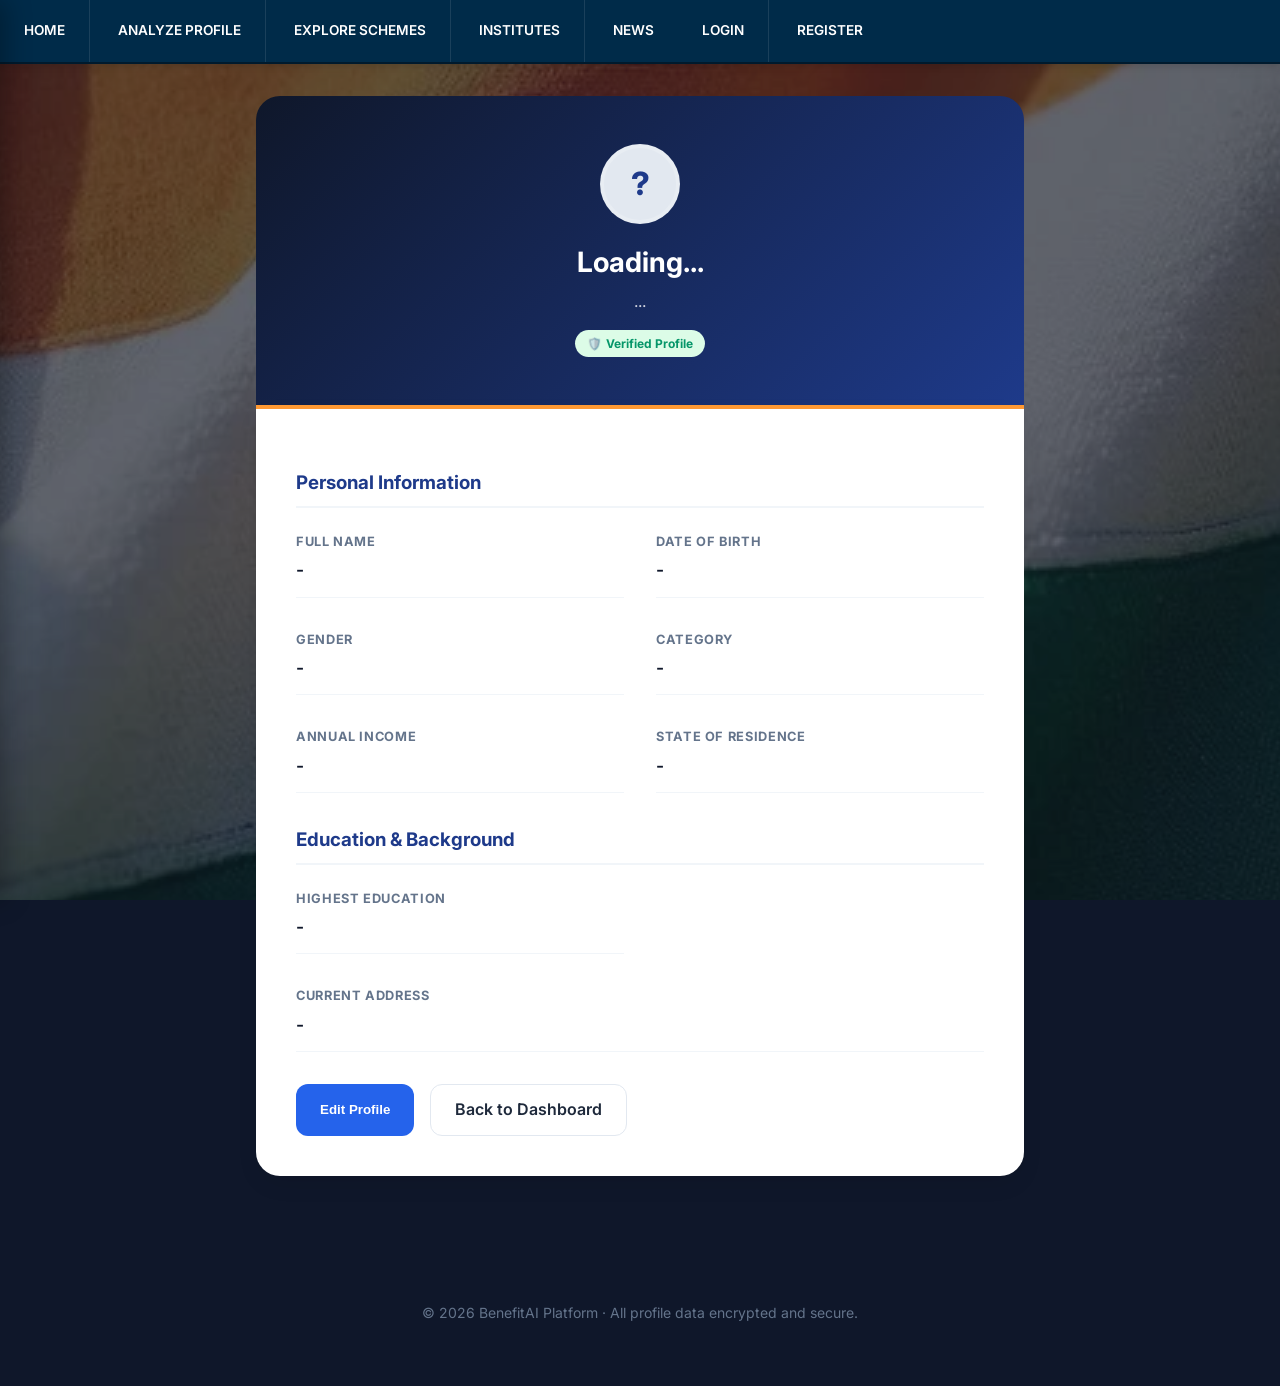
<file: frontend/profile.html>
<!DOCTYPE html>
<html lang="en">

<head>
    <meta charset="UTF-8">
    <meta name="viewport" content="width=device-width, initial-scale=1.0">
    <title>My Profile | BenefitAI</title>
    <link rel="stylesheet" href="css/style.css">
    <style>
        .profile-container {
            max-width: 800px;
            margin: 2rem auto 4rem;
            padding: 0 1rem;
        }

        .profile-header {
            background: linear-gradient(135deg, #0f172a 0%, #1e3a8a 100%);
            padding: 3rem 2rem;
            color: white;
            text-align: center;
            border-radius: 1.5rem 1.5rem 0 0;
            margin-bottom: 0;
        }

        .profile-card {
            background: white;
            border-radius: 0 0 1.5rem 1.5rem;
            padding: 2.5rem;
            border-top: 4px solid #ff9933;
            box-shadow: 0 10px 25px -5px rgba(0, 0, 0, 0.1);
        }

        .info-grid {
            display: grid;
            grid-template-columns: 1fr 1fr;
            gap: 2rem;
            margin-bottom: 2rem;
        }

        .info-item {
            border-bottom: 1px solid #f1f5f9;
            padding-bottom: 0.75rem;
        }

        .info-label {
            font-size: 0.8rem;
            font-weight: 700;
            color: #64748b;
            text-transform: uppercase;
            letter-spacing: 0.05em;
            margin-bottom: 0.25rem;
        }

        .info-value {
            font-size: 1.1rem;
            font-weight: 600;
            color: #0f172a;
        }

        .edit-form {
            display: none;
        }

        .edit-mode .view-display {
            display: none;
        }

        .edit-mode .edit-form {
            display: block;
        }

        .actions {
            margin-top: 2rem;
            display: flex;
            gap: 1rem;
        }

        .badge-verified {
            background: #dcfce7;
            color: #059669;
            padding: 0.25rem 0.75rem;
            border-radius: 2rem;
            font-size: 0.75rem;
            font-weight: 700;
            display: inline-flex;
            align-items: center;
            gap: 0.25rem;
        }

        .avatar-circle {
            width: 80px;
            height: 80px;
            background: #e2e8f0;
            color: #1e3a8a;
            border-radius: 50%;
            display: flex;
            align-items: center;
            justify-content: center;
            font-size: 2rem;
            font-weight: 800;
            margin: 0 auto 1rem;
            border: 4px solid rgba(255, 255, 255, 0.2);
        }
    </style>
</head>

<body>
    <div class="national-background"></div>

    <div id="navbar-container"></div>

    <div class="profile-container animate-fade">
        <div class="profile-header">
            <div class="avatar-circle" id="userInitial">?</div>
            <h1 id="userName" style="margin:0;font-size:1.75rem;">Loading...</h1>
            <p id="userEmail" style="opacity:0.8;margin:0.25rem 0;">...</p>
            <div class="badge-verified" style="margin-top:0.75rem;">
                <span>🛡️</span> Verified Profile
            </div>
        </div>

        <div class="profile-card" id="profileCard">
            <!-- VIEW MODE -->
            <div class="view-display">
                <h3 style="color:#1e3a8a;margin-bottom:1.5rem;border-bottom:2px solid #f1f5f9;padding-bottom:0.5rem;">Personal Information</h3>
                <div class="info-grid">
                    <div class="info-item">
                        <div class="info-label">Full Name</div>
                        <div class="info-value" id="view-name">-</div>
                    </div>
                    <div class="info-item">
                        <div class="info-label">Date of Birth</div>
                        <div class="info-value" id="view-dob">-</div>
                    </div>
                    <div class="info-item">
                        <div class="info-label">Gender</div>
                        <div class="info-value" id="view-gender">-</div>
                    </div>
                    <div class="info-item">
                        <div class="info-label">Category</div>
                        <div class="info-value" id="view-category">-</div>
                    </div>
                    <div class="info-item">
                        <div class="info-label">Annual Income</div>
                        <div class="info-value" id="view-income">-</div>
                    </div>
                    <div class="info-item">
                        <div class="info-label">State of Residence</div>
                        <div class="info-value" id="view-state">-</div>
                    </div>
                </div>

                <h3 style="color:#1e3a8a;margin:2rem 0 1.5rem;border-bottom:2px solid #f1f5f9;padding-bottom:0.5rem;">Education & Background</h3>
                <div class="info-grid">
                    <div class="info-item">
                        <div class="info-label">Highest Education</div>
                        <div class="info-value" id="view-education">-</div>
                    </div>
                    <div class="info-item" style="grid-column: span 2;">
                        <div class="info-label">Current Address</div>
                        <div class="info-value" id="view-address">-</div>
                    </div>
                </div>

                <div class="actions">
                    <button class="btn btn-primary" onclick="toggleEdit(true)">Edit Profile</button>
                    <a href="dashboard.html" class="btn btn-secondary">Back to Dashboard</a>
                </div>
            </div>

            <!-- EDIT MODE -->
            <form class="edit-form" id="editForm">
                <h3 style="color:#1e3a8a;margin-bottom:1.5rem;">Update Your Details</h3>
                <div style="display:grid;grid-template-columns:1fr 1fr;gap:1.5rem;margin-bottom:2rem;">
                    <div class="form-group">
                        <label>Date of Birth</label>
                        <input type="date" name="dob" id="input-dob" required>
                    </div>
                    <div class="form-group">
                        <label>Gender</label>
                        <select name="gender" id="input-gender" required>
                            <option>Male</option>
                            <option>Female</option>
                            <option>Other</option>
                        </select>
                    </div>
                    <div class="form-group">
                        <label>Category</label>
                        <select name="category" id="input-category" required>
                            <option>General</option>
                            <option>OBC</option>
                            <option>SC</option>
                            <option>ST</option>
                            <option>EWS</option>
                        </select>
                    </div>
                    <div class="form-group">
                        <label>Annual Family Income (₹)</label>
                        <input type="number" name="income" id="input-income" required>
                    </div>
                    <div class="form-group">
                        <label>Highest Qualification</label>
                        <select name="education" id="input-education" required>
                            <option>10th Pass</option>
                            <option>12th Pass</option>
                            <option>Graduate</option>
                            <option>Post Graduate</option>
                            <option>PHD</option>
                        </select>
                    </div>
                    <div class="form-group">
                        <label>State of Residence</label>
                        <select name="state_residence" id="input-state" required>
                            <!-- Dynamically loaded -->
                        </select>
                    </div>
                    <div class="form-group" style="grid-column: span 2;">
                        <label>Permanent Address</label>
                        <textarea name="address" id="input-address" rows="3" required></textarea>
                    </div>
                </div>

                <div class="actions">
                    <button type="submit" class="btn btn-primary" id="saveBtn">Save Changes</button>
                    <button type="button" class="btn btn-secondary" onclick="toggleEdit(false)">Cancel</button>
                </div>
                <p id="formMessage" style="margin-top:1rem;font-size:0.9rem;font-weight:600;"></p>
            </form>
        </div>
    </div>

    <footer style="padding:3rem 2rem;text-align:center;color:#64748b;font-size:0.875rem;">
        <p>&copy; 2026 BenefitAI Platform · All profile data encrypted and secure.</p>
    </footer>

    <script src="js/api.js"></script>
    <script src="js/navbar.js"></script>
    <script>
        initNavbar('profile');

        let userData = null;

        async function loadProfile() {
            try {
                userData = await apiFetch('/me');

                // Navbar handled by initNavbar
                
                // Header
                document.getElementById('userName').textContent = userData.name;
                document.getElementById('userEmail').textContent = userData.email;
                document.getElementById('userInitial').textContent = userData.name.charAt(0).toUpperCase();

                // View Mode
                document.getElementById('view-name').textContent = userData.name;
                document.getElementById('view-dob').textContent = userData.dob || 'Not Set';
                document.getElementById('view-gender').textContent = userData.gender || 'Not Set';
                document.getElementById('view-category').textContent = userData.category || 'Not Set';
                document.getElementById('view-income').textContent = userData.income ? `₹${Number(userData.income).toLocaleString('en-IN')}` : 'Not Set';
                document.getElementById('view-state').textContent = userData.state_residence || 'Not Set';
                document.getElementById('view-education').textContent = userData.education || 'Not Set';
                document.getElementById('view-address').textContent = userData.address || 'Not Set';

                // Pre-fill Edit Mode
                document.getElementById('input-dob').value = userData.dob || '';
                document.getElementById('input-gender').value = userData.gender || 'Male';
                document.getElementById('input-category').value = userData.category || 'General';
                document.getElementById('input-income').value = userData.income || 0;
                document.getElementById('input-education').value = userData.education || 'Graduate';
                document.getElementById('input-address').value = userData.address || '';
                
                // Load states once
                if (document.getElementById('input-state').options.length <= 1) {
                    const states = await apiFetch('/states-list');
                    const select = document.getElementById('input-state');
                    states.forEach(s => {
                        const opt = document.createElement('option');
                        opt.value = opt.textContent = s.name;
                        select.appendChild(opt);
                    });
                    select.value = userData.state_residence || '';
                }

            } catch (err) {
                console.error(err);
                if (err.message.includes('401')) {
                    window.location.href = 'login.html';
                }
            }
        }

        function toggleEdit(edit) {
            const card = document.getElementById('profileCard');
            if (edit) {
                card.classList.add('edit-mode');
            } else {
                card.classList.remove('edit-mode');
                document.getElementById('formMessage').textContent = '';
            }
        }

        document.getElementById('editForm').addEventListener('submit', async (e) => {
            e.preventDefault();
            const btn = document.getElementById('saveBtn');
            const msg = document.getElementById('formMessage');
            
            btn.disabled = true;
            btn.textContent = 'Saving...';
            msg.textContent = '';

            const fd = new FormData(e.target);
            const body = Object.fromEntries(fd.entries());

            try {
                await apiFetch('/complete-profile', {
                    method: 'POST',
                    body: JSON.stringify(body)
                });
                msg.style.color = '#059669';
                msg.textContent = 'Profile updated successfully!';
                
                // Refresh data
                await loadProfile();
                
                setTimeout(() => {
                    toggleEdit(false);
                    btn.disabled = false;
                    btn.textContent = 'Save Changes';
                }, 1500);

            } catch (err) {
                msg.style.color = '#dc2626';
                msg.textContent = err.message || 'Failed to update profile.';
                btn.disabled = false;
                btn.textContent = 'Save Changes';
            }
        });

        // logout event now handled in loadProfile

        // Initialize
        loadProfile();
    </script>
</body>

</html>
</file>
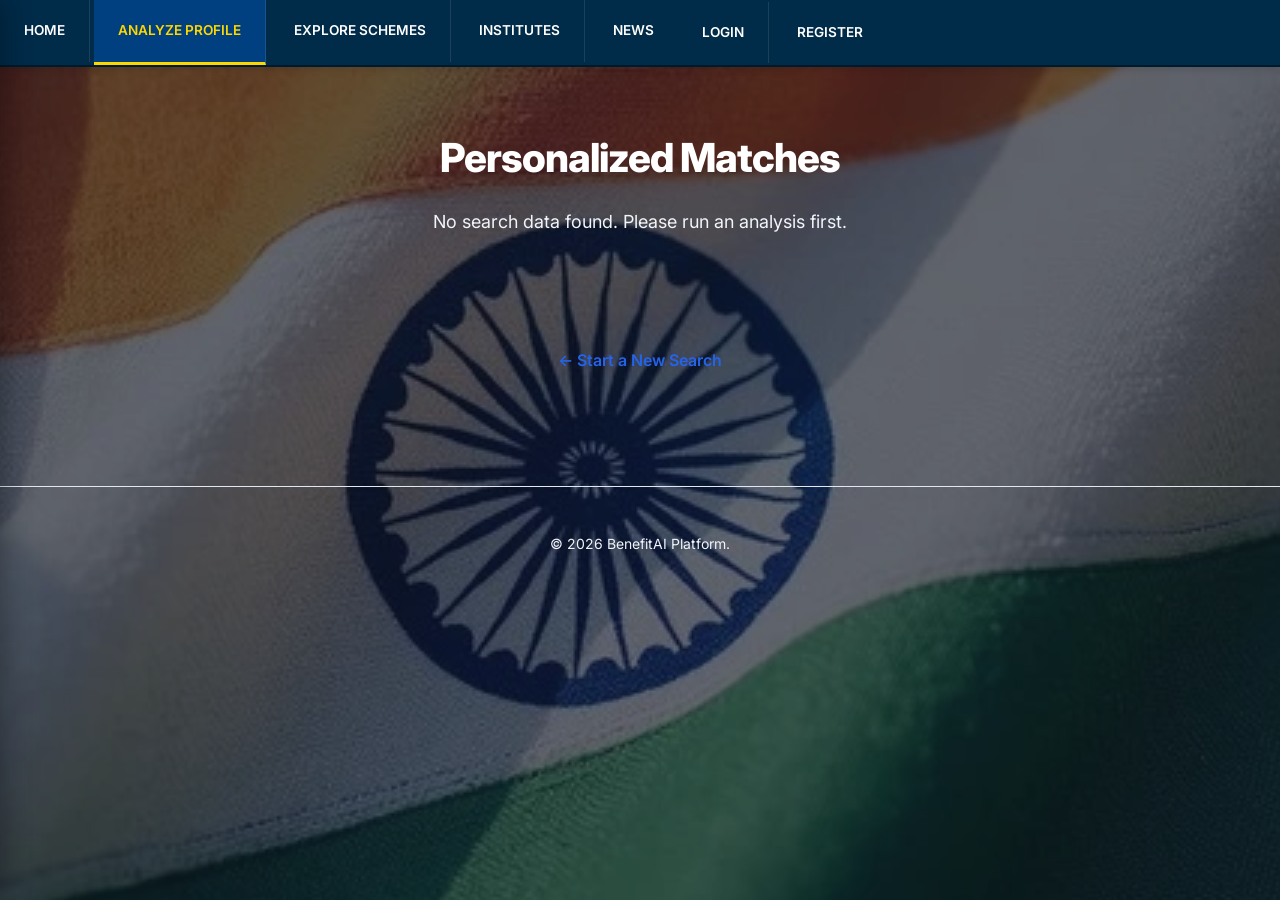
<file: frontend/results.html>
<!DOCTYPE html>
<html lang="en">

<head>
    <meta charset="UTF-8">
    <meta name="viewport" content="width=device-width, initial-scale=1.0">
    <title>Results | BenefitAI</title>
    <link rel="stylesheet" href="css/style.css">
    <style>
        .blurred-card {
            filter: blur(8px);
            pointer-events: none;
            user-select: none;
            opacity: 0.6;
            transition: all 0.3s ease;
        }

        .lock-overlay {
            position: absolute;
            top: 0;
            left: 0;
            width: 100%;
            height: 100%;
            display: flex;
            flex-direction: column;
            align-items: center;
            justify-content: center;
            z-index: 20;
            background: rgba(255, 255, 255, 0.1);
            backdrop-filter: blur(2px);
            border-radius: var(--radius);
        }

        .lock-icon {
            font-size: 2.5rem;
            margin-bottom: 1rem;
            color: #1e3a8a;
        }
    </style>
</head>

<body>
    <div class="national-background"></div>

    <div id="navbar-container"></div>

    <div class="container animate-fade">
        <div style="text-align:center;margin-bottom:3rem;">
            <h1 style="font-size:2.5rem;font-weight:800;letter-spacing:-0.025em;margin-bottom:0.5rem;">Personalized
                Matches</h1>
            <p id="countText" style="color:var(--text-muted);font-size:1.125rem;">Loading...</p>
        </div>

        <div id="schemeGrid" class="scheme-grid"></div>

        <div id="noResults" class="card" style="text-align:center;padding:4rem;display:none;">
            <h3 style="margin-bottom:1rem;">No Strong Matches Found</h3>
            <p style="color:var(--text-muted)">Try adjusting your profile details or exploring other categories.</p>
            <a href="analyze.html" class="btn" style="margin-top:2rem;">Go Back to Analyze</a>
        </div>

        <div style="text-align:center;margin-top:4rem;">
            <a href="analyze.html" style="color:var(--primary);font-weight:600;text-decoration:none;">← Start a New
                Search</a>
        </div>
    </div>

    <footer
        style="margin-top:5rem;padding:2rem;border-top:1px solid var(--border);text-align:center;color:var(--text-muted);font-size:0.875rem;">
        <p>&copy; 2026 BenefitAI Platform.</p>
    </footer>

    <script src="js/api.js"></script>
    <script src="js/navbar.js"></script>
    <script>
        let isLoggedIn = false;
        initNavbar('analyze');

        // Check login status on page load
        (async () => {
            try {
                await apiFetch('/me');
                isLoggedIn = true;
            } catch (e) {
                isLoggedIn = false;
            }
            renderResults();
        })();

        function renderResults() {
            const raw = sessionStorage.getItem('analyzeResults');
            if (!raw) {
                document.getElementById('countText').textContent = 'No search data found. Please run an analysis first.';
                return;
            }
            const { schemes, count } = JSON.parse(raw);
            document.getElementById('countText').textContent = `We found ${count} opportunit${count === 1 ? 'y' : 'ies'} that match your profile.`;

            if (!schemes || schemes.length === 0) {
                document.getElementById('noResults').style.display = 'block';
                return;
            }

            const grid = document.getElementById('schemeGrid');
            grid.innerHTML = ''; // Clear previous

            schemes.forEach((s, index) => {
                const isLocked = !isLoggedIn && index >= 2;

                // Insert CTA after 2nd result if not logged in
                if (!isLoggedIn && index === 2) {
                    const ctaCard = document.createElement('div');
                    ctaCard.className = 'card cta-card';
                    ctaCard.style.cssText = 'grid-column: 1 / -1; background: linear-gradient(135deg, #fef2f2 0%, #fff7ed 100%); border: 2px dashed #ff9933; text-align: center; padding: 3rem; margin: 1rem 0;';
                    
                    const ctaTitle = document.createElement('h2');
                    ctaTitle.style.cssText = 'color: #1e3a8a; margin-bottom: 1rem;';
                    ctaTitle.textContent = `View All ${count} Matches`;
                    
                    const ctaText = document.createElement('p');
                    ctaText.style.cssText = 'color: var(--text-muted); margin-bottom: 2rem; max-width: 500px; margin-left: auto; margin-right: auto;';
                    ctaText.textContent = 'Register for free to unlock full details for all matching government schemes and receive deadline alerts.';
                    
                    const ctaBtns = document.createElement('div');
                    ctaBtns.style.cssText = 'display: flex; gap: 1rem; justify-content: center;';
                    
                    const regBtn = document.createElement('a');
                    regBtn.href = 'register.html';
                    regBtn.className = 'btn btn-primary';
                    regBtn.style.padding = '0.8rem 2rem;';
                    regBtn.textContent = 'Create Free Account';
                    
                    const logBtn = document.createElement('a');
                    logBtn.href = 'login.html';
                    logBtn.className = 'btn btn-secondary';
                    logBtn.style.padding = '0.8rem 2rem;';
                    logBtn.textContent = 'Sign In';
                    
                    ctaBtns.appendChild(regBtn);
                    ctaBtns.appendChild(logBtn);
                    ctaCard.appendChild(ctaTitle);
                    ctaCard.appendChild(ctaText);
                    ctaCard.appendChild(ctaBtns);
                    grid.appendChild(ctaCard);
                }

                const cardClass = isLocked ? 'scheme-card blurred-card' : 'scheme-card';

                // Obfuscate text if locked to prevent inspection breach
                const displayTitle = isLocked ? s.scheme_name.replace(/[a-zA-Z0-9]/g, '✕') : s.scheme_name;
                const displayDesc = isLocked ? s.description.replace(/[a-zA-Z0-9]/g, '✕') : s.description;
                const displayMinistry = isLocked ? s.ministry.replace(/[a-zA-Z0-9]/g, '✕') : s.ministry;

                const card = document.createElement('div');
                card.className = cardClass;
                card.style.position = 'relative';

                if (isLocked) {
                    const lockOverlay = document.createElement('div');
                    lockOverlay.className = 'lock-overlay';
                    
                    const lockIcon = document.createElement('div');
                    lockIcon.className = 'lock-icon';
                    lockIcon.textContent = '🔒';
                    
                    const lockText = document.createElement('div');
                    lockText.style.cssText = 'font-weight:700;color:#1e3a8a;margin-top:0.5rem;';
                    lockText.textContent = 'Login to Unlock';
                    
                    lockOverlay.appendChild(lockIcon);
                    lockOverlay.appendChild(lockText);
                    card.appendChild(lockOverlay);
                }

                const badge = document.createElement('div');
                badge.className = 'match-badge';
                badge.textContent = `${s.match_score}% Match`;
                card.appendChild(badge);

                const infoDiv = document.createElement('div');
                const typeSpan = document.createElement('span');
                typeSpan.className = `scheme-type type-${(s.type || '').toLowerCase()}`;
                typeSpan.textContent = s.type;
                
                const h3 = document.createElement('h3');
                h3.style.cssText = 'margin-top:0;margin-bottom:0.5rem;font-size:1.25rem;font-weight:700;';
                h3.textContent = displayTitle;
                
                const metaP = document.createElement('p');
                metaP.style.cssText = 'font-size:0.875rem;color:var(--text-muted);margin-bottom:1rem;';
                metaP.innerHTML = `<strong>${s.state}</strong> &bull; ${displayMinistry}`; // state is controlled, ministry masked if locked
                
                const descP = document.createElement('p');
                descP.style.cssText = 'font-size:0.95rem;margin-bottom:1.5rem;';
                descP.textContent = displayDesc;

                infoDiv.appendChild(typeSpan);
                infoDiv.appendChild(h3);
                infoDiv.appendChild(metaP);
                infoDiv.appendChild(descP);
                card.appendChild(infoDiv);

                const footerDiv = document.createElement('div');
                const deadlineDiv = document.createElement('div');
                deadlineDiv.style.cssText = 'font-size:0.8125rem;color:var(--text-muted);margin-bottom:1rem;';
                deadlineDiv.innerHTML = `<strong>Deadline:</strong> ${isLocked ? '✕✕✕✕-✕✕-✕✕' : s.deadline}`;
                
                const btnGroup = document.createElement('div');
                btnGroup.style.display = 'flex';
                btnGroup.style.gap = '0.5rem';
                
                const applyBtn = document.createElement('a');
                applyBtn.href = isLocked ? '#' : s.apply_link;
                if (!isLocked) applyBtn.target = '_blank';
                applyBtn.className = 'btn';
                applyBtn.style.cssText = 'flex:1;padding:0.6rem;';
                applyBtn.textContent = isLocked ? 'Unlock Details' : 'Apply Now';
                
                btnGroup.appendChild(applyBtn);

                if (!isLocked) {
                    const visitBtn = document.createElement('a');
                    visitBtn.href = s.apply_link;
                    visitBtn.target = '_blank';
                    visitBtn.className = 'btn btn-secondary';
                    visitBtn.style.cssText = 'flex:1;padding:0.6rem; font-size:0.85rem;';
                    visitBtn.textContent = 'Visit Website';
                    btnGroup.appendChild(visitBtn);
                }

                if (isLoggedIn) {
                    const saveBtn = document.createElement('button');
                    saveBtn.className = 'btn btn-secondary save-btn';
                    saveBtn.dataset.name = s.scheme_name;
                    saveBtn.style.cssText = 'flex:1;padding:0.6rem;';
                    saveBtn.textContent = 'Save';
                    saveBtn.onclick = async () => {
                        try {
                            await apiFetch('/save_scheme', { method: 'POST', body: JSON.stringify({ scheme_name: s.scheme_name }) });
                            saveBtn.textContent = 'Saved ✓';
                            saveBtn.disabled = true;
                        } catch {
                            saveBtn.textContent = 'Error';
                        }
                    };
                    btnGroup.appendChild(saveBtn);
                }

                footerDiv.appendChild(deadlineDiv);
                footerDiv.appendChild(btnGroup);
                card.appendChild(footerDiv);
                
                grid.appendChild(card);
            });
        }
    </script>
</body>

</html>
</file>
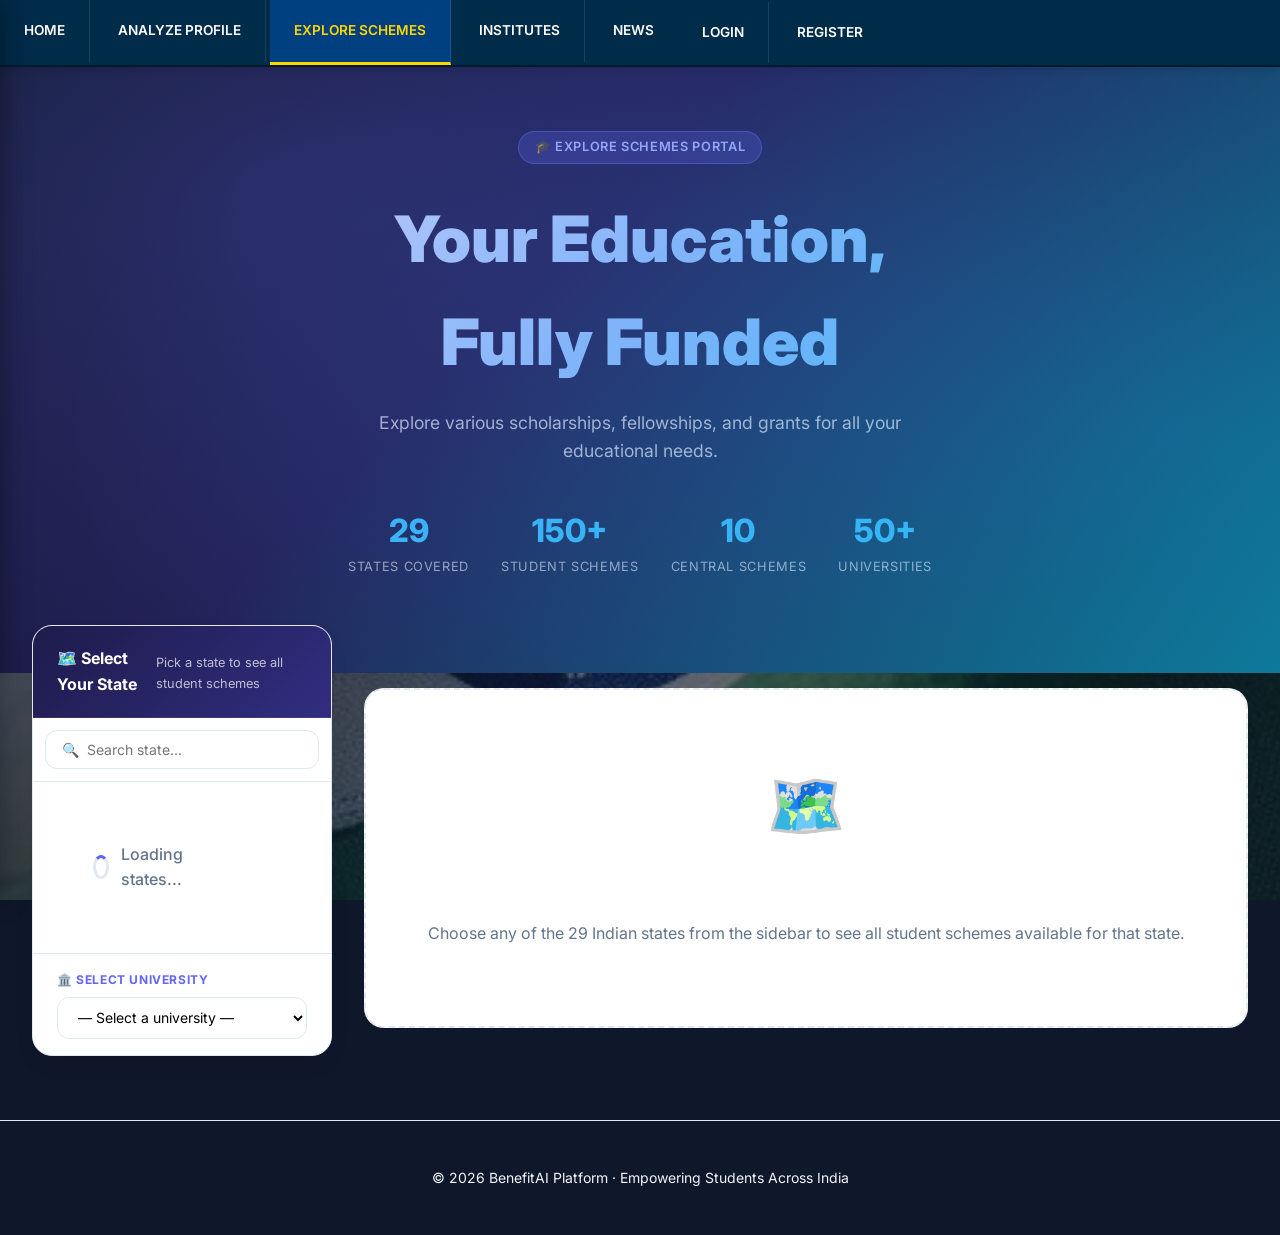
<file: frontend/students.html>
<!DOCTYPE html>
<html lang="en">

<head>
    <meta charset="UTF-8">
    <meta name="viewport" content="width=device-width, initial-scale=1.0">
    <title>Explore Schemes | BenefitAI</title>
    <link rel="stylesheet" href="css/style.css">
    <style>
        @import url('https://fonts.googleapis.com/css2?family=Inter:wght@300;400;500;600;700;800;900&display=swap');

        /* ── HERO ── */
        .students-hero {
            background: linear-gradient(135deg, #0f172a 0%, #1e1b4b 40%, #0e7490 100%);
            padding: 4rem 2rem 6rem;
            color: white;
            text-align: center;
            position: relative;
            overflow: hidden;
        }

        .students-hero::before {
            content: '';
            position: absolute;
            top: -60%;
            left: -20%;
            width: 140%;
            height: 200%;
            background: radial-gradient(ellipse at 30% 40%, rgba(99, 102, 241, .25) 0%, transparent 60%),
                radial-gradient(ellipse at 80% 60%, rgba(14, 165, 233, .2) 0%, transparent 55%);
            pointer-events: none;
        }

        .hero-badge {
            display: inline-block;
            background: rgba(99, 102, 241, .25);
            border: 1px solid rgba(99, 102, 241, .5);
            color: #a5b4fc;
            padding: .35rem 1rem;
            border-radius: 2rem;
            font-size: .8rem;
            font-weight: 600;
            letter-spacing: .05em;
            text-transform: uppercase;
            margin-bottom: 1.5rem;
        }

        .students-hero h1 {
            font-size: clamp(2.5rem, 6vw, 4rem);
            font-weight: 900;
            margin: 0 0 1rem;
            background: linear-gradient(135deg, #fff 0%, #93c5fd 50%, #38bdf8 100%);
            -webkit-background-clip: text;
            background-clip: text;
            -webkit-text-fill-color: transparent;
        }

        .hero-stats {
            display: flex;
            gap: 2rem;
            justify-content: center;
            margin-top: 2.5rem;
            flex-wrap: wrap;
        }

        .hero-stat {
            text-align: center;
        }

        .hero-stat-num {
            font-size: 2rem;
            font-weight: 800;
            color: #38bdf8;
        }

        .hero-stat-label {
            font-size: .8rem;
            color: rgba(255, 255, 255, .6);
            text-transform: uppercase;
            letter-spacing: .05em;
        }

        /* ── MAIN LAYOUT ── */
        .students-layout {
            display: grid;
            grid-template-columns: 300px 1fr;
            gap: 2rem;
            max-width: 1400px;
            margin: -3rem auto 4rem;
            padding: 0 2rem;
        }

        @media(max-width:900px) {
            .students-layout {
                grid-template-columns: 1fr;
            }
            .sidebar-panel {
                position: static;
                top: 0;
            }
        }

        /* ── SIDEBAR ── */
        .sidebar-panel {
            background: white;
            border-radius: 1.25rem;
            border: 1px solid #e2e8f0;
            box-shadow: 0 10px 25px -5px rgba(0, 0, 0, .08);
            position: sticky;
            top: 80px;
            height: fit-content;
            overflow: hidden;
        }

        .sidebar-header {
            background: linear-gradient(135deg, #1e1b4b, #312e81);
            padding: 1.25rem 1.5rem;
            color: white;
        }

        .sidebar-header h3 {
            margin: 0;
            font-size: 1rem;
            font-weight: 700;
        }

        .sidebar-header p {
            margin: .25rem 0 0;
            font-size: .8rem;
            opacity: .7;
        }

        .state-search {
            padding: .75rem;
            border-bottom: 1px solid #e2e8f0;
        }

        .state-search input {
            width: 100%;
            padding: .6rem 1rem;
            border: 1px solid #e2e8f0;
            border-radius: .75rem;
            font-size: .875rem;
            outline: none;
        }

        .state-search input:focus {
            border-color: #6366f1;
        }

        .states-grid-panel {
            max-height: 520px;
            overflow-y: auto;
            padding: .75rem;
            display: grid;
            grid-template-columns: 1fr 1fr;
            gap: .5rem;
        }

        .state-card-btn {
            display: flex;
            flex-direction: column;
            align-items: center;
            justify-content: center;
            padding: .75rem .5rem;
            border-radius: .75rem;
            border: 2px solid transparent;
            background: #f8fafc;
            cursor: pointer;
            transition: all .2s;
            font-size: .75rem;
            font-weight: 600;
            color: #374151;
            text-align: center;
            gap: .25rem;
        }

        .state-card-btn span.emoji {
            font-size: 1.4rem;
        }

        .state-card-btn:hover {
            transform: translateY(-2px);
            box-shadow: 0 4px 12px rgba(0, 0, 0, .1);
        }

        .state-card-btn.active {
            color: white;
            border-color: transparent;
        }

        /* ── UNI SELECTOR ── */
        .uni-selector {
            padding: 1rem 1.5rem;
            border-top: 1px solid #e2e8f0;
        }

        .uni-selector label {
            display: block;
            font-size: .75rem;
            font-weight: 700;
            color: #6366f1;
            text-transform: uppercase;
            letter-spacing: .05em;
            margin-bottom: .5rem;
        }

        .uni-selector select {
            width: 100%;
            padding: .65rem 1rem;
            border: 1px solid #e2e8f0;
            border-radius: .75rem;
            font-size: .875rem;
            outline: none;
            background: white;
        }

        .uni-selector select:focus {
            border-color: #6366f1;
        }

        /* ── CONTENT AREA ── */

        /* TABS */
        .tab-bar {
            display: flex;
            gap: .5rem;
            margin-bottom: 1.5rem;
            flex-wrap: wrap;
        }

        .tab-btn {
            padding: .6rem 1.25rem;
            border-radius: 2rem;
            font-size: .875rem;
            font-weight: 600;
            border: 2px solid #e2e8f0;
            background: white;
            color: #64748b;
            cursor: pointer;
            transition: all .2s;
        }

        .tab-btn.active {
            background: #6366f1;
            color: white;
            border-color: #6366f1;
        }

        .tab-btn:hover:not(.active) {
            border-color: #6366f1;
            color: #6366f1;
        }

        /* SECTION TITLE */
        .section-title {
            display: flex;
            align-items: center;
            gap: .75rem;
            margin-bottom: 1.5rem;
        }

        .section-title h2 {
            margin: 0;
            font-size: 1.5rem;
            font-weight: 800;
        }

        .count-badge {
            background: #f1f5f9;
            color: #64748b;
            padding: .25rem .75rem;
            border-radius: 2rem;
            font-size: .8rem;
            font-weight: 600;
        }

        /* SCHEME CARDS */
        .scheme-cards {
            display: grid;
            grid-template-columns: repeat(auto-fill, minmax(320px, 1fr));
            gap: 1.25rem;
        }

        .scheme-item {
            background: white;
            border-radius: 1rem;
            padding: 1.5rem;
            border: 1px solid #e2e8f0;
            border-left: 4px solid;
            box-shadow: 0 4px 6px -1px rgba(0, 0, 0, .04);
            transition: all .2s;
            position: relative;
            overflow: hidden;
        }

        .scheme-item::after {
            content: '';
            position: absolute;
            top: 0;
            right: 0;
            width: 80px;
            height: 80px;
            border-radius: 50%;
            opacity: .05;
            background: currentColor;
            transform: translate(30%, -30%);
        }

        .scheme-item:hover {
            transform: translateY(-3px);
            box-shadow: 0 12px 24px -6px rgba(0, 0, 0, .1);
        }

        .scheme-tag {
            display: inline-block;
            padding: .2rem .75rem;
            border-radius: 2rem;
            font-size: .7rem;
            font-weight: 700;
            text-transform: uppercase;
            letter-spacing: .05em;
            margin-bottom: .75rem;
        }

        .tag-scholarship {
            background: #dcfce7;
            color: #15803d;
        }

        .tag-fellowship {
            background: #dbeafe;
            color: #1d4ed8;
        }

        .tag-loan {
            background: #fef3c7;
            color: #b45309;
        }

        .tag-grant {
            background: #f3e8ff;
            color: #7e22ce;
        }

        .tag-fee {
            background: #ffe4e6;
            color: #be123c;
        }

        .tag-coaching {
            background: #ccfbf1;
            color: #0f766e;
        }

        .scheme-name {
            font-size: 1rem;
            font-weight: 700;
            margin: 0 0 .5rem;
        }

        .scheme-amount {
            font-size: 1.25rem;
            font-weight: 800;
            color: #059669;
            margin-bottom: .5rem;
        }

        .scheme-meta {
            font-size: .8rem;
            color: #64748b;
            margin-bottom: .75rem;
            line-height: 1.6;
        }

        .scheme-deadline {
            font-size: .75rem;
            font-weight: 600;
            color: #dc2626;
            display: flex;
            align-items: center;
            gap: .35rem;
            margin-bottom: .75rem;
        }

        .scheme-deadline::before {
            content: "⏰";
        }

        .apply-btn {
            display: inline-block;
            padding: .5rem 1.25rem;
            background: #6366f1;
            color: white;
            border-radius: .6rem;
            font-size: .8rem;
            font-weight: 600;
            text-decoration: none;
            transition: background .2s;
        }

        .apply-btn:hover {
            background: #4f46e5;
        }

        /* EXAM CARDS */
        .exam-cards {
            display: grid;
            grid-template-columns: repeat(auto-fill, minmax(320px, 1fr));
            gap: 1.25rem;
        }

        .exam-item {
            background: linear-gradient(135deg, #0f172a, #1e1b4b);
            border-radius: 1rem;
            padding: 1.5rem;
            color: white;
            transition: transform .2s;
            position: relative;
            overflow: hidden;
        }

        .exam-item::before {
            content: '📝';
            position: absolute;
            right: 1rem;
            top: 50%;
            transform: translateY(-50%);
            font-size: 3rem;
            opacity: .1;
        }

        .exam-item:hover {
            transform: translateY(-3px);
        }

        .exam-name {
            font-size: 1.5rem;
            font-weight: 900;
            color: #38bdf8;
            margin: 0 0 .25rem;
        }

        .exam-fullname {
            font-size: .85rem;
            color: rgba(255, 255, 255, .7);
            margin-bottom: 1rem;
        }

        .exam-info {
            font-size: .8rem;
            color: rgba(255, 255, 255, .8);
            line-height: 1.8;
            margin-bottom: 1rem;
        }

        .exam-info strong {
            color: #fcd34d;
        }

        .exam-link {
            display: inline-block;
            padding: .5rem 1.25rem;
            background: rgba(99, 102, 241, .4);
            border: 1px solid rgba(99, 102, 241, .6);
            color: #a5b4fc;
            border-radius: .6rem;
            font-size: .8rem;
            font-weight: 600;
            text-decoration: none;
            transition: background .2s;
        }

        .exam-link:hover {
            background: rgba(99, 102, 241, .7);
        }

        /* SCHOLARSHIP CARDS */
        .scholar-cards {
            display: grid;
            grid-template-columns: repeat(auto-fill, minmax(300px, 1fr));
            gap: 1.25rem;
        }

        .scholar-item {
            background: white;
            border-radius: 1rem;
            padding: 1.5rem;
            border: 1px solid #e2e8f0;
            border-top: 4px solid;
            transition: transform .2s;
        }

        .scholar-item:hover {
            transform: translateY(-3px);
            box-shadow: 0 12px 20px -5px rgba(0, 0, 0, .08);
        }

        .scholar-type {
            font-size: .7rem;
            font-weight: 700;
            text-transform: uppercase;
            letter-spacing: .05em;
            margin-bottom: .5rem;
        }

        .scholar-name {
            font-size: 1rem;
            font-weight: 700;
            margin: 0 0 .5rem;
        }

        .scholar-amount {
            font-size: 1.1rem;
            font-weight: 800;
            color: #7c3aed;
            margin-bottom: .5rem;
        }

        .scholar-elig {
            font-size: .82rem;
            color: #64748b;
        }

        /* EMPTY STATE */
        .empty-state {
            text-align: center;
            padding: 4rem 2rem;
            background: white;
            border-radius: 1.25rem;
            border: 2px dashed #e2e8f0;
        }

        .empty-state .icon {
            font-size: 4rem;
            margin-bottom: 1rem;
        }

        .empty-state h3 {
            font-size: 1.25rem;
            font-weight: 700;
            margin: 0 0 .5rem;
        }

        .empty-state p {
            color: #64748b;
        }

        /* LOADER */
        .loader {
            display: flex;
            align-items: center;
            justify-content: center;
            gap: .75rem;
            padding: 3rem;
            color: #64748b;
            font-weight: 500;
        }

        .spinner {
            width: 24px;
            height: 24px;
            border: 3px solid #e2e8f0;
            border-top-color: #6366f1;
            border-radius: 50%;
            animation: spin .7s linear infinite;
        }

        @keyframes spin {
            to {
                transform: rotate(360deg);
            }
        }

        /* CENTRAL BADGE */
        .central-banner {
            background: linear-gradient(135deg, #fef3c7, #fde68a);
            border: 1px solid #fbbf24;
            border-radius: 1rem;
            padding: .75rem 1.5rem;
            margin-bottom: 1.5rem;
            display: flex;
            align-items: center;
            gap: .75rem;
            font-size: .875rem;
            font-weight: 600;
            color: #92400e;
        }

        .central-banner span {
            font-size: 1.25rem;
        }

        /* SCROLLBAR */
        .states-grid-panel::-webkit-scrollbar {
            width: 4px;
        }

        .states-grid-panel::-webkit-scrollbar-track {
            background: #f8fafc;
        }

        .states-grid-panel::-webkit-scrollbar-thumb {
            background: #e2e8f0;
            border-radius: 2px;
        }

        /* ── APPLICATION MODAL ── */
        .modal-overlay {
            position: fixed;
            top: 0;
            left: 0;
            right: 0;
            bottom: 0;
            background: rgba(0, 0, 0, .5);
            display: flex;
            align-items: center;
            justify-content: center;
            z-index: 1000;
            opacity: 0;
            pointer-events: none;
            transition: opacity .2s;
        }

        .modal-overlay.active {
            opacity: 1;
            pointer-events: auto;
        }

        .modal-content {
            background: white;
            border-radius: 1rem;
            width: 100%;
            max-width: 500px;
            padding: 2rem;
            transform: translateY(20px);
            transition: transform .2s;
            max-height: 90vh;
            overflow-y: auto;
            position: relative;
        }

        .modal-overlay.active .modal-content {
            transform: translateY(0);
        }

        .modal-header {
            display: flex;
            justify-content: space-between;
            align-items: center;
            margin-bottom: 1.5rem;
        }

        .modal-header h3 {
            margin: 0;
            font-size: 1.25rem;
            font-weight: 800;
            color: #0f172a;
        }

        .close-btn {
            background: none;
            border: none;
            font-size: 1.5rem;
            cursor: pointer;
            color: #64748b;
        }

        .file-upload-group {
            margin-bottom: 1.25rem;
        }

        .file-upload-group label {
            display: block;
            font-size: .875rem;
            font-weight: 700;
            margin-bottom: .5rem;
            color: #374151;
        }

        .file-upload-group input {
            width: 100%;
            padding: .75rem;
            border: 1px dashed #cbd5e1;
            border-radius: .5rem;
            background: #f8fafc;
            font-size: .875rem;
            cursor: pointer;
        }

        .submit-app-btn {
            width: 100%;
            padding: 1rem;
            background: #6366f1;
            color: white;
            border: none;
            border-radius: .75rem;
            font-weight: 700;
            font-size: 1rem;
            cursor: pointer;
            transition: background .2s;
            margin-top: 1rem;
        }

        .submit-app-btn:hover:not(:disabled) {
            background: #4f46e5;
        }

        .submit-app-btn:disabled {
            background: #94a3b8;
            cursor: not-allowed;
        }
    </style>
</head>

<body>
    <div class="national-background"></div>

    <div id="navbar-container"></div>

    <!-- HERO -->
    <div class="students-hero">
        <div class="hero-badge">🎓 Explore Schemes Portal</div>
        <h1>Your Education,<br>Fully Funded</h1>
        <p style="color:rgba(255,255,255,.7);font-size:1.1rem;max-width:600px;margin:0 auto 1rem;">
            Explore various scholarships, fellowships, and grants for all your educational needs.
        </p>
        <div class="hero-stats">
            <div class="hero-stat">
                <div class="hero-stat-num">29</div>
                <div class="hero-stat-label">States Covered</div>
            </div>
            <div class="hero-stat">
                <div class="hero-stat-num" id="totalSchemes">150+</div>
                <div class="hero-stat-label">Student Schemes</div>
            </div>
            <div class="hero-stat">
                <div class="hero-stat-num">10</div>
                <div class="hero-stat-label">Central Schemes</div>
            </div>
            <div class="hero-stat">
                <div class="hero-stat-num" id="totalUnis">50+</div>
                <div class="hero-stat-label">Universities</div>
            </div>
        </div>
    </div>

    <!-- MAIN LAYOUT -->
    <div class="students-layout">

        <!-- SIDEBAR -->
        <aside class="sidebar-panel">
            <div class="sidebar-header">
                <h3>🗺️ Select Your State</h3>
                <p>Pick a state to see all student schemes</p>
            </div>
            <div class="state-search">
                <input type="text" id="stateSearch" placeholder="🔍  Search state..."
                    oninput="filterStates(this.value)">
            </div>
            <div class="states-grid-panel" id="statesGrid">
                <div class="loader">
                    <div class="spinner"></div> Loading states...
                </div>
            </div>
            <div class="uni-selector">
                <label>🏛️ Select University</label>
                <select id="uniSelect" onchange="loadUniversity(this.value)">
                    <option value="">— Select a university —</option>
                </select>
            </div>
        </aside>

        <!-- CONTENT -->
        <main class="content-area">

            <!-- TAB BAR -->
            <div class="tab-bar" id="tabBar">
                <button class="tab-btn active" onclick="switchTab('schemes')" id="tab-schemes">📋 State Schemes</button>
                <button class="tab-btn" onclick="switchTab('central')" id="tab-central">🇮🇳 Central Schemes</button>
                <button class="tab-btn" onclick="switchTab('exams')" id="tab-exams" style="display:none">📝 Entrance
                    Exams</button>
                <button class="tab-btn" onclick="switchTab('scholarships')" id="tab-scholarships"
                    style="display:none">🏅 University Scholarships</button>
            </div>

            <!-- STATE SCHEMES TAB -->
            <div id="tab-content-schemes">
                <div class="empty-state">
                    <div class="icon">🗺️</div>
                    <h3>Select a State to Begin</h3>
                    <p>Choose any of the 29 Indian states from the sidebar to see all student schemes available for that
                        state.</p>
                </div>
            </div>

            <!-- CENTRAL SCHEMES TAB -->
            <div id="tab-content-central" style="display:none;">
                <div class="central-banner"><span>🇮🇳</span> These schemes apply to students across ALL states of
                    India.</div>
                <div class="section-title">
                    <h2>National Student Schemes</h2>
                    <span class="count-badge" id="centralCount">10 schemes</span>
                </div>
                <div class="scheme-cards" id="centralCards">
                    <div class="loader">
                        <div class="spinner"></div> Loading...
                    </div>
                </div>
            </div>

            <!-- EXAMS TAB -->
            <div id="tab-content-exams" style="display:none;">
                <div class="section-title">
                    <h2 id="examTitle">Entrance Exams</h2>
                    <span class="count-badge" id="examCount">—</span>
                </div>
                <div class="exam-cards" id="examCards">
                    <div class="empty-state">
                        <div class="icon">📝</div>
                        <h3>Select a University</h3>
                        <p>Entrance exam info will appear here.</p>
                    </div>
                </div>
            </div>

            <!-- SCHOLARSHIPS TAB -->
            <div id="tab-content-scholarships" style="display:none;">
                <div class="section-title">
                    <h2 id="scholTitle">University Scholarships</h2>
                    <span class="count-badge" id="scholCount">—</span>
                </div>
                <div class="scholar-cards" id="scholarCards">
                    <div class="empty-state">
                        <div class="icon">🏅</div>
                        <h3>Select a University</h3>
                        <p>Scholarship info will appear here.</p>
                    </div>
                </div>
            </div>

        </main>
    </div>

    <footer
        style="margin-top:4rem;padding:2rem;border-top:1px solid var(--border);text-align:center;color:var(--text-muted);font-size:.875rem;">
        <p>© 2026 BenefitAI Platform · Empowering Students Across India</p>
    </footer>

    <!-- APPLICATION MODAL -->
    <div class="modal-overlay" id="applyModal">
        <div class="modal-content">
            <div class="modal-header">
                <h3>Submit Application</h3>
                <button class="close-btn" onclick="closeApplyModal()">×</button>
            </div>
            <p style="color:#64748b;font-size:.875rem;margin-bottom:1.5rem;">Applying for: <strong id="modalSchemeName"
                    style="color:#0f172a"></strong></p>
            <form id="applyForm">
                <input type="hidden" id="hiddenSchemeName" name="scheme_name">
                <div class="file-upload-group">
                    <label>Aadhaar Card (PDF/Image)</label>
                    <input type="file" name="aadhaar" required accept=".pdf,image/*">
                </div>
                <div class="file-upload-group">
                    <label>Income Certificate</label>
                    <input type="file" name="income_cert" required accept=".pdf,image/*">
                </div>
                <div class="file-upload-group">
                    <label>Caste Certificate</label>
                    <input type="file" name="caste_cert" required accept=".pdf,image/*">
                </div>
                <div class="file-upload-group">
                    <label>Previous Mark Sheet</label>
                    <input type="file" name="mark_sheet" required accept=".pdf,image/*">
                </div>
                <div id="applyMsg"
                    style="font-size:0.875rem;margin-bottom:1rem;color:#dc2626;text-align:center;font-weight:600;">
                </div>
                <button type="submit" class="submit-app-btn" id="submitAppBtn" style="background:#059669;">Submit
                    Verified Documents</button>
            </form>
        </div>
    </div>

    <script src="js/api.js"></script>
    <script src="js/navbar.js"></script>
    <script>
        let allStates = [];
        let currentState = '';

        // ── NAV AUTH ──
        // ── NAV AUTH REMOVED ──
        initNavbar('students');

        // ── LOAD STATES ──
        async function init() {
            const res = await apiFetch('/states-list');
            allStates = res;
            renderStateGrid(allStates);
            loadCentralSchemes();
        }
        init();

        function renderStateGrid(states) {
            const grid = document.getElementById('statesGrid');
            grid.innerHTML = states.map(s => `
        <button class="state-card-btn" id="sb-${s.name.replace(/\s/g, '_')}"
          style="--c:${s.color}" onclick="loadState('${s.name}')">
          <span class="emoji">${s.emoji}</span>
          <span>${s.name}</span>
        </button>`).join('');
        }

        function filterStates(q) {
            const filtered = allStates.filter(s => s.name.toLowerCase().includes(q.toLowerCase()));
            renderStateGrid(filtered);
            if (currentState) {
                const btn = document.getElementById(`sb-${currentState.replace(/\s/g, '_')}`);
                if (btn) { btn.classList.add('active'); btn.style.background = btn.style.getPropertyValue('--c') || '#6366f1'; btn.style.color = 'white'; }
            }
        }

        // ── LOAD STATE ──
        async function loadState(stateName) {
            currentState = stateName;
            // highlight
            document.querySelectorAll('.state-card-btn').forEach(b => {
                b.classList.remove('active'); b.style.background = ''; b.style.color = '';
            });
            const btn = document.getElementById(`sb-${stateName.replace(/\s/g, '_')}`);
            if (btn) { btn.classList.add('active'); btn.style.background = btn.dataset.color || '#6366f1'; btn.style.color = 'white'; }

            const data = await apiFetch(`/students?state=${encodeURIComponent(stateName)}&central=false`);
            btn && (btn.style.background = data.color);

            // populate uni dropdown
            const uniSel = document.getElementById('uniSelect');
            uniSel.innerHTML = '<option value="">— Select a university —</option>' +
                data.universities.map(u => `<option value="${u}">${u}</option>`).join('');

            // render schemes
            renderStateSchemes(data.schemes, stateName, data.emoji, data.color);
            switchTab('schemes');
        }

        function renderStateSchemes(schemes, state, emoji, color) {
            const tab = document.getElementById('tab-content-schemes');
            if (!schemes.length) {
                tab.innerHTML = `<div class="empty-state"><div class="icon">${emoji}</div>
          <h3>No state-specific schemes found</h3>
          <p>Check the Central Schemes tab for schemes available in ${state}.</p></div>`;
                return;
            }
            tab.innerHTML = `
        <div class="central-banner" style="background:linear-gradient(135deg,${color}18,${color}30);border-color:${color}60;color:${color};">
          <span>${emoji}</span> Showing <strong>${schemes.length}</strong> student schemes for <strong>${state}</strong>
        </div>
        <div class="scheme-cards">${schemes.map(s => schemeCard(s, color)).join('')}</div>`;
        }

        function schemeCard(s, color = '#6366f1') {
            const typeClass = {
                'Scholarship': 'scholarship', 'Fellowship': 'fellowship', 'Loan': 'loan',
                'Grant': 'grant', 'Fee Reimbursement': 'fee', 'Coaching Grant': 'coaching'
            }[s.type] || 'scholarship';
            return `<div class="scheme-item" style="border-left-color:${color}">
        <span class="scheme-tag tag-${typeClass}">${s.type}</span>
        <div class="scheme-name">${s.name}</div>
        <div class="scheme-amount">${s.amount}</div>
        <div class="scheme-meta">📋 ${s.eligibility}</div>
        <div class="scheme-deadline">${s.deadline}</div>
        <button onclick="openApplyModal('${s.name}')" class="apply-btn" style="background:${color};border:none;cursor:pointer;">Apply Directly →</button>
      </div>`;
        }

        // ── CENTRAL SCHEMES ──
        async function loadCentralSchemes() {
            const data = await apiFetch('/students?state=&central=true');
            const c = data.central_schemes || [];
            document.getElementById('centralCount').textContent = `${c.length} schemes`;
            document.getElementById('centralCards').innerHTML = c.map(s => schemeCard(s, '#f59e0b')).join('');
        }

        // ── UNIVERSITY INFO ──
        async function loadUniversity(uniName) {
            if (!uniName) return;
            try {
                const data = await apiFetch(`/university-info?name=${encodeURIComponent(uniName)}`);
                renderExams(data.entrance_exams, uniName);
                renderScholarships(data.scholarships, uniName);
                document.getElementById('tab-exams').style.display = '';
                document.getElementById('tab-scholarships').style.display = '';
                switchTab('exams');
            } catch {
                document.getElementById('tab-exams').style.display = 'none';
                document.getElementById('tab-scholarships').style.display = 'none';
            }
        }

        function renderExams(exams, uni) {
            document.getElementById('examTitle').textContent = `Entrance Exams — ${uni}`;
            document.getElementById('examCount').textContent = `${exams.length} exam${exams.length !== 1 ? 's' : ''}`;
            document.getElementById('examCards').innerHTML = exams.length
                ? exams.map(e => `<div class="exam-item">
            <div class="exam-name">${e.name}</div>
            <div class="exam-fullname">${e.full_name}</div>
            <div class="exam-info">
              <strong>📅 Date:</strong> ${e.date}<br>
              <strong>✅ Eligibility:</strong> ${e.eligibility}
            </div>
            <a href="${e.link}" target="_blank" class="exam-link">Official Website →</a>
          </div>`).join('')
                : `<div class="empty-state"><div class="icon">📝</div><h3>No exam data</h3></div>`;
        }

        function renderScholarships(schols, uni) {
            document.getElementById('scholTitle').textContent = `Scholarships — ${uni}`;
            document.getElementById('scholCount').textContent = `${schols.length} scholarship${schols.length !== 1 ? 's' : ''}`;
            const colors = { 'Merit': '#7c3aed', 'Need-based': '#059669' };
            document.getElementById('scholarCards').innerHTML = schols.length
                ? schols.map(sc => {
                    const c = colors[sc.type] || '#6366f1';
                    return `<div class="scholar-item" style="border-top-color:${c}">
              <div class="scholar-type" style="color:${c}">${sc.type === 'Merit' ? '🏆 Merit-Based' : '💙 Need-Based'}</div>
              <div class="scholar-name">${sc.name}</div>
              <div class="scholar-amount">${sc.amount}</div>
              <div class="scholar-elig">📋 ${sc.eligibility}</div>
            </div>`;
                }).join('')
                : `<div class="empty-state"><div class="icon">🏅</div><h3>No scholarship data</h3></div>`;
        }

        // ── TABS ──
        function switchTab(tab) {
            ['schemes', 'central', 'exams', 'scholarships'].forEach(t => {
                document.getElementById(`tab-${t}`).classList.toggle('active', t === tab);
                document.getElementById(`tab-content-${t}`).style.display = t === tab ? '' : 'none';
            });
        }

        // Default: show central tab content (hidden until state selected for schemes)
        switchTab('schemes');

        // ── APPLICATION MODAL LOGIC ──
        function openApplyModal(schemeName) {
            document.getElementById('modalSchemeName').textContent = schemeName;
            document.getElementById('hiddenSchemeName').value = schemeName;
            document.getElementById('applyMsg').textContent = '';
            document.getElementById('applyForm').reset();
            document.getElementById('applyModal').classList.add('active');
            document.getElementById('submitAppBtn').disabled = false;
            document.getElementById('submitAppBtn').textContent = 'Submit Verified Documents';
        }

        function closeApplyModal() {
            document.getElementById('applyModal').classList.remove('active');
        }

        document.getElementById('applyForm').addEventListener('submit', async (e) => {
            e.preventDefault();
            const btn = document.getElementById('submitAppBtn');
            const msg = document.getElementById('applyMsg');

            // First, ensure user is logged in
            try {
                await apiFetch('/me');
            } catch {
                msg.textContent = "You must be logged in to apply! Redirecting to login...";
                setTimeout(() => window.location.href = 'login.html', 2000);
                return;
            }

            btn.disabled = true;
            btn.textContent = 'Uploading Documents... (Please wait)';
            msg.textContent = '';
            msg.style.color = '#374151';

            const fd = new FormData(e.target);
            try {
                const data = await apiFetch('/apply', {
                    method: 'POST',
                    body: fd
                });
                msg.style.color = '#059669';
                msg.textContent = '🎉 Application Submitted successfully! You can track it on your Dashboard.';
                btn.textContent = 'Submitted';
                setTimeout(closeApplyModal, 3000);
            } catch (err) {
                msg.style.color = '#dc2626';
                msg.textContent = err.message || 'Failed to submit application. Please try again.';
                btn.disabled = false;
                btn.textContent = 'Try Again';
            }
        });

    </script>
</body>

</html>
</file>
<file: frontend/css/style.css>
@import url('https://fonts.googleapis.com/css2?family=Inter:wght@300;400;500;600;700&display=swap');

:root {
    --primary: #2563eb;
    --primary-dark: #1d4ed8;
    --secondary: #0f172a;
    --accent: #38bdf8;
    --background: #f8fafc;
    --card-bg: rgba(255, 255, 255, 0.9);
    --text-main: #1e293b;
    --text-muted-dark: #64748b;
    --text-on-dark: #f1f5f9;  /* New light text for background */
    --text-muted-light: #94a3b8; /* Light muted text */
    --border: #e2e8f0;
    --shadow: 0 10px 15px -3px rgba(0, 0, 0, 0.1), 0 4px 6px -2px rgba(0, 0, 0, 0.05);
    --glass: rgba(255, 255, 255, 0.7);
}

.no-select {
    user-select: none;
    -webkit-user-select: none;
    -ms-user-select: none;
}

* {
    box-sizing: border-box;
    transition: all 0.2s ease;
}

body {
    margin: 0;
    font-family: 'Inter', sans-serif;
    background-color: var(--secondary); /* Match the back fallback */
    color: var(--text-on-dark);
    line-height: 1.6;
}

h1, h2, h3, h4, h5, h6 {
    color: white;
}

/* ===== LAYOUT ===== */
.container {
    max-width: 1200px;
    margin: 0 auto;
    padding: 2rem;
}

/* ===== HEADER & NAVBAR ===== */
.top-header {
    background: linear-gradient(135deg, #0f172a 0%, #1e3a8a 100%);
    padding: 3rem 2rem;
    color: white;
    text-align: center;
    position: relative;
    overflow: hidden;
}

.top-header::before {
    content: '';
    position: absolute;
    top: -50%;
    left: -50%;
    width: 200%;
    height: 200%;
    background: radial-gradient(circle, rgba(56, 189, 248, 0.1) 0%, transparent 70%);
    z-index: 0;
}

.header-content {
    position: relative;
    z-index: 1005; /* High enough to be above tickers/overlays */
    pointer-events: auto;
}

.header-title h1 {
    font-size: 3.5rem;
    font-weight: 800;
    margin: 0;
    letter-spacing: -0.025em;
    color: white;
    text-shadow: 0 2px 10px rgba(0,0,0,0.3);
}

.header-title p {
    font-size: 1.125rem;
    opacity: 0.9;
    margin-top: 1rem;
    max-width: 600px;
    margin-left: auto;
    margin-right: auto;
}

.navbar {
    background: #002b49;
    border-bottom: 2px solid #001a2d;
    padding: 0;
    display: flex;
    justify-content: flex-start;
    align-items: center;
    position: sticky;
    top: 0;
    z-index: 1000;
    width: 100%;
    box-shadow: 0 4px 6px -1px rgba(0, 0, 0, 0.1);
}

.navbar a {
    color: white;
    text-decoration: none;
    font-weight: 600;
    font-size: 0.85rem;
    padding: 1.25rem 1.5rem;
    text-transform: uppercase;
    border-right: 1px solid rgba(255, 255, 255, 0.1);
    display: inline-block;
    transition: background 0.2s ease;
}

.navbar a:last-child {
    border-right: none;
}

/* Selector Styles */
.nav-selectors {
    display: flex;
    align-items: center;
    gap: 0.75rem;
    margin-left: auto;
    margin-right: 1.5rem;
}

.nav-select-wrapper {
    display: flex;
    flex-direction: column;
    min-width: 160px;
}

.nav-select-wrapper label {
    font-size: 0.65rem;
    color: #ffd700;
    font-weight: 700;
    text-transform: uppercase;
    letter-spacing: 0.05em;
    margin-bottom: 2px;
}

.navbar-select {
    background: rgba(255, 255, 255, 0.1);
    border: 1px solid rgba(255, 255, 255, 0.2);
    color: white;
    font-size: 0.8rem;
    padding: 4px 8px;
    border-radius: 4px;
    outline: none;
    cursor: pointer;
    max-width: 220px;
}

.navbar-select option {
    background: #002b49;
    color: white;
}

.navbar-select:focus {
    border-color: #ff9933;
}

.navbar a:hover {
    background: #004080;
    color: white;
}

.navbar a.active {
    background: #004080;
    color: #ffd700;
    /* Gold accent for active state */
    border-bottom: 3px solid #ffd700;
}

.navbar-mobile-toggle {
    margin-left: auto;
    padding: 1.25rem;
    color: #ffd700;
    /* Yellow hamburger as in screenshot */
    font-size: 1.5rem;
    cursor: pointer;
    display: none;
    /* Only show on mobile */
}

@media (max-width: 768px) {
    .navbar {
        padding: 0.5rem 1rem;
        height: auto !important;
        min-height: 60px;
        display: flex;
        justify-content: space-between;
        align-items: center;
    }

    .navbar .nav-links {
        display: none !important;
    }

    .navbar .nav-auth {
        display: none !important;
    }

    .navbar-mobile-toggle {
        display: block !important;
        font-size: 1.8rem;
        cursor: pointer;
        padding: 0.5rem;
    }
}

/* ===== MOBILE SIDEBAR & OVERLAY ===== */
.sidebar-overlay {
    position: fixed;
    top: 0;
    left: 0;
    width: 100%;
    height: 100%;
    background: rgba(0, 0, 0, 0.5);
    z-index: 1010;
    opacity: 0;
    visibility: hidden;
    transition: all 0.3s ease;
    backdrop-filter: blur(4px);
    pointer-events: none; /* Crucial: don't block clicks when hidden */
}

.sidebar-overlay.active {
    opacity: 1;
    visibility: visible;
    pointer-events: auto; /* Block only when active */
}

.mobile-sidebar {
    position: fixed;
    top: 0;
    left: -300px; /* Changed from right: -300px */
    width: 300px;
    height: 100%;
    background: #001a2d;
    z-index: 1002;
    transition: all 0.4s cubic-bezier(0.16, 1, 0.3, 1);
    display: flex;
    flex-direction: column;
    box-shadow: 5px 0 25px rgba(0, 0, 0, 0.3); /* Shadow on the right now */
}

.mobile-sidebar.open {
    left: 0; /* Changed from right: 0 */
}

.sidebar-header {
    padding: 2rem;
    display: flex;
    justify-content: space-between;
    align-items: center;
    border-bottom: 1px solid rgba(255, 255, 255, 0.1);
}

.sidebar-logo {
    color: white;
    font-weight: 800;
    font-size: 1.5rem;
    letter-spacing: -0.025em;
}

.sidebar-close {
    color: #ffd700;
    font-size: 2rem;
    cursor: pointer;
    line-height: 1;
}

.sidebar-links {
    padding: 1rem 0;
    overflow-y: auto;
}

.sidebar-links a {
    display: block;
    padding: 1.25rem 2rem;
    color: white;
    text-decoration: none;
    font-weight: 600;
    font-size: 1rem;
    text-transform: uppercase;
    letter-spacing: 0.05em;
    border-bottom: 1px solid rgba(255, 255, 255, 0.05);
    transition: all 0.2s ease;
}

.sidebar-links a:hover {
    background: rgba(255, 255, 255, 0.05);
    padding-left: 2.5rem;
}

.sidebar-links a.active {
    background: #004080; /* Highlighted background from image */
    color: #ffd700;
    border-bottom: 2px solid #ffd700;
}

.sidebar-auth-group {
    margin-top: 2rem;
    padding-top: 2rem;
    border-top: 1px solid rgba(255, 255, 255, 0.1);
}

.logout-link {
    color: #ff4b2b !important;
}

/* ===== CARDS ===== */
.card {
    background: white;
    padding: 2rem;
    border-radius: 1rem;
    border: 1px solid var(--border);
    box-shadow: var(--shadow);
    margin-bottom: 2rem;
    color: var(--text-main); /* Ensure dark text on white cards */
}

.card h1, .card h2, .card h3, .card h4 {
    color: var(--secondary);
}

.card p {
    color: var(--text-main);
}

.card:hover {
    transform: translateY(-4px);
    box-shadow: 0 20px 25px -5px rgba(0, 0, 0, 0.1), 0 10px 10px -5px rgba(0, 0, 0, 0.04);
}

/* ===== STATS ===== */
.stats {
    display: grid;
    grid-template-columns: repeat(auto-fit, minmax(250px, 1fr));
    gap: 1.5rem;
    margin-bottom: 2rem;
}

.stat-box {
    background: white;
    padding: 1.5rem;
    border-radius: 1rem;
    border: 1px solid var(--border);
    text-align: center;
    color: var(--text-main);
}

.stat-box h3 {
    font-size: 2rem;
    font-weight: 700;
    color: var(--primary);
    margin: 0;
}

.stat-box p {
    color: var(--text-muted);
    font-size: 0.875rem;
    margin-top: 0.5rem;
    text-transform: uppercase;
    letter-spacing: 0.05em;
}

/* ===== BUTTONS ===== */
.btn {
    display: inline-block;
    background: var(--primary);
    color: white;
    padding: 0.75rem 1.5rem;
    border-radius: 0.75rem;
    font-weight: 600;
    text-decoration: none;
    border: none;
    cursor: pointer;
    text-align: center;
}

.btn:hover {
    background: var(--primary-dark);
    box-shadow: 0 10px 15px -3px rgba(37, 99, 235, 0.3);
}

.btn-secondary {
    background: white;
    color: var(--text-main);
    border: 1px solid var(--border);
}

.btn-secondary:hover {
    background: var(--background);
}

/* ===== FORMS ===== */
.form-group {
    margin-bottom: 1.5rem;
}

label {
    display: block;
    font-weight: 500;
    margin-bottom: 0.5rem;
    color: var(--text-main);
}

input[type="text"],
input[type="number"],
input[type="email"],
input[type="password"],
input[type="date"],
select,
textarea {
    width: 100%;
    padding: 0.75rem 1rem;
    border-radius: 0.5rem;
    border: 1px solid var(--border);
    font-family: inherit;
    font-size: 1rem;
}

input:focus,
select:focus {
    outline: none;
    border-color: var(--primary);
    box-shadow: 0 0 0 3px rgba(37, 99, 235, 0.1);
}

/* ===== SCHEME CARDS (Results) ===== */
.scheme-grid {
    display: grid;
    grid-template-columns: repeat(auto-fit, minmax(350px, 1fr));
    gap: 1.5rem;
}

.scheme-card {
    background: white;
    border: 1px solid var(--border);
    border-radius: 1rem;
    padding: 1.5rem;
    display: flex;
    flex-direction: column;
    justify-content: space-between;
    position: relative;
    overflow: hidden;
}

/* Security: Blur content slightly to deter inspection/straight scraping */
.scheme-card .scheme-details {
    filter: blur(0px);
    transition: filter 0.3s ease;
}

.scheme-card:not(:hover) .scheme-details {
    filter: blur(2px);
    opacity: 0.8;
}

.scheme-card::after {
    content: 'TRUSTED BENEFIT';
    position: absolute;
    top: 50%;
    left: 50%;
    transform: translate(-50%, -50%) rotate(-30deg);
    font-size: 2rem;
    font-weight: 900;
    color: rgba(0,0,0,0.03);
    pointer-events: none;
    white-space: nowrap;
}

.scheme-type {
    display: inline-block;
    padding: 0.25rem 0.75rem;
    border-radius: 2rem;
    font-size: 0.75rem;
    font-weight: 600;
    text-transform: uppercase;
    margin-bottom: 1rem;
}

.type-scholarship {
    background: #dcfce7;
    color: #166534;
}

.type-internship {
    background: #dbeafe;
    color: #1e40af;
}

.type-msme {
    background: #fef9c3;
    color: #854d0e;
}

.type-startup {
    background: #f3e8ff;
    color: #6b21a8;
}

.match-badge {
    position: absolute;
    top: 1rem;
    right: 1rem;
    background: var(--accent);
    color: var(--secondary);
    padding: 0.25rem 0.5rem;
    border-radius: 0.5rem;
    font-weight: 700;
    font-size: 0.875rem;
}

/* ===== ANIMATIONS ===== */
@keyframes fadeIn {
    from {
        opacity: 0;
        transform: translateY(10px);
    }

    to {
        opacity: 1;
        transform: translateY(0);
    }
}

.animate-fade {
    animation: fadeIn 0.5s ease forwards;
}

/* ===== SOCIAL LOGIN ===== */
.social-login-container {
    margin-top: 1.5rem;
    display: flex;
    flex-direction: column;
    gap: 0.75rem;
}

.social-btn {
    display: flex;
    align-items: center;
    justify-content: center;
    gap: 0.75rem;
    padding: 0.75rem;
    border-radius: 0.75rem;
    font-weight: 600;
    font-size: 0.95rem;
    cursor: pointer;
    border: 1px solid var(--border);
    background: white;
    color: var(--text-main);
    transition: all 0.2s ease;
}

.social-btn:hover {
    background: #f1f5f9;
    transform: translateY(-1px);
    box-shadow: 0 4px 6px -1px rgba(0, 0, 0, 0.1);
}

.social-btn img {
    width: 20px;
    height: 20px;
}

.social-btn.google {
    border-color: #e2e8f0;
}

.social-btn.phone {
    background: #059669;
    color: white;
    border-color: #047857;
}

.social-btn.phone:hover {
    background: #047857;
}

.divider {
    display: flex;
    align-items: center;
    text-align: center;
    margin: 1.5rem 0;
    color: var(--text-muted);
}

.divider::before,
.divider::after {
    content: '';
    flex: 1;
    border-bottom: 1px solid var(--border);
}

.divider:not(:empty)::before {
    margin-right: .5em;
}

.divider:not(:empty)::after {
    margin-left: .5em;
}

/* ===== NEWS TICKER ===== */
.news-ticker {
    background: #002b49;
    color: #ffd700;
    padding: 0.75rem 0;
    border-top: 1px solid rgba(255, 255, 255, 0.1);
    border-bottom: 1px solid rgba(255, 255, 255, 0.1);
    display: flex;
    align-items: center;
    overflow: hidden;
    position: relative;
    z-index: 100; /* Lower than buttons (1005) */
    margin-top: 2rem;
    pointer-events: none; /* Make click-through so buttons behind work */
}

.ticker-content {
    display: inline-block;
    white-space: nowrap;
    animation: ticker 40s linear infinite;
    pointer-events: auto; /* Allow clicking news links if any */
    font-size: 0.9rem;
    font-weight: 500;
}

.ticker-content span {
    margin-right: 4rem;
    display: inline-block;
}

.ticker-label {
    position: absolute;
    left: 0;
    top: 0;
    bottom: 0;
    background: var(--primary);
    padding: 0 1.5rem;
    font-weight: 700;
    font-size: 0.75rem;
    text-transform: uppercase;
    z-index: 2;
    display: flex;
    align-items: center;
    box-shadow: 10px 0 15px rgba(0, 0, 0, 0.2);
}

@keyframes ticker {
    from {
        transform: translateX(0);
    }

    to {
        transform: translateX(-100%);
    }
}

/* ===== FLOATING NEWS BOX ===== */
.floating-news {
    position: fixed;
    bottom: 2rem;
    right: 2rem;
    width: 320px;
    background: var(--glass);
    backdrop-filter: blur(12px);
    border-radius: 1.25rem;
    border: 1px solid rgba(255, 255, 255, 0.2);
    box-shadow: 0 20px 40px rgba(0, 0, 0, 0.3);
    z-index: 1000;
    overflow: hidden;
    animation: slideInUp 0.6s cubic-bezier(0.16, 1, 0.3, 1);
}

.news-header {
    background: var(--primary);
    color: white;
    padding: 1rem 1.25rem;
    font-weight: 600;
    display: flex;
    justify-content: space-between;
    align-items: center;
}

.news-body {
    padding: 1.25rem;
    max-height: 280px;
    overflow-y: auto;
}

.news-item {
    padding: 1rem 0;
    border-bottom: 1px solid var(--border);
}

.news-item:last-child {
    border-bottom: none;
}

.news-date {
    font-size: 0.7rem;
    color: var(--text-muted);
    font-weight: 700;
    text-transform: uppercase;
    display: block;
    margin-bottom: 0.35rem;
    letter-spacing: 0.05em;
}

.news-text {
    font-size: 0.875rem;
    font-weight: 500;
    color: var(--text-main);
    line-height: 1.5;
}

@keyframes slideUp {
    from {
        transform: translateY(100px);
        opacity: 0;
    }

    to {
        transform: translateY(0);
        opacity: 1;
    }
}

.close-news {
    cursor: pointer;
    font-size: 1.5rem;
    line-height: 1;
    opacity: 0.8;
}

.close-news:hover {
    opacity: 1;
}

/* ===== NATIONAL BRANDING (IMAGE ANIMATED) ===== */
/* ===== NATIONAL BRANDING (IMAGE ANIMATED) ===== */
.national-background {
    position: fixed;
    top: 0;
    left: 0;
    width: 100%;
    height: 100%;
    z-index: -2;
    overflow: hidden;
    pointer-events: none;
    background: #0f172a; /* Sophisticated dark fallback */
}

.national-background::before {
    content: '';
    position: absolute;
    top: -10%;
    left: -10%;
    width: 120%;
    height: 120%;
    background: url('../waving-indian-flag-stockcake.webp') no-repeat center center;
    background-size: cover;
    opacity: 0.35; /* Increased for better presence */
    animation: kenBurns 45s ease-in-out infinite alternate;
}

@keyframes kenBurns {
    0% { transform: scale(1) translate(0, 0); }
    50% { transform: scale(1.15) translate(-3%, -2%); }
    100% { transform: scale(1.05) translate(2%, 1%); }
}

.national-background::after {
    display: none;
}

/* ===== MOBILE RESPONSIVENESS OVERRIDES ===== */
@media (max-width: 768px) {
    :root {
        --mobile-padding: 1.25rem;
    }

    .container {
        padding: var(--mobile-padding);
    }

    .top-header {
        padding: 2.5rem 1.25rem;
    }

    .header-title h1 {
        font-size: 2.25rem;
    }

    .header-title p {
        font-size: 1rem;
    }

    .stats {
        grid-template-columns: 1fr;
        gap: 1rem;
    }

    .card {
        padding: 1.5rem;
    }

    .scheme-grid {
        grid-template-columns: 1fr;
    }

    .floating-news {
        width: calc(100% - 2rem);
        bottom: 1rem;
        right: 1rem;
        left: 1rem;
    }

    /* Form scaling */
    input, select, textarea {
        font-size: 16px; /* Prevent iOS zoom */
        padding: 0.65rem 0.85rem;
    }

    .btn {
        width: 100%;
        margin-bottom: 0.75rem;
    }

    .top-header .header-title div {
        flex-direction: column;
        gap: 0.5rem !important;
    }

    .top-header .header-title {
        text-align: center;
    }
}

@media (max-width: 480px) {
    .header-title h1 {
        font-size: 1.85rem;
    }

    .stat-box h3 {
        font-size: 1.75rem;
    }
}

@media (max-width: 768px) {
    /* Students Page Sidebar adjustments */
    .students-layout {
        grid-template-columns: 1fr;
        margin-top: 1rem;
        padding: 0 1rem;
    }

    .sidebar-panel {
        position: static;
        margin-bottom: 2rem;
    }

    .states-grid-panel {
        grid-template-columns: repeat(auto-fill, minmax(130px, 1fr));
        max-height: 300px;
    }

    /* Dashboard Layout specifically */
    .dashboard-grid {
        display: flex;
        flex-direction: column;
        gap: 1.5rem;
    }

    /* Tables to Card conversion utility */
    .responsive-table {
        display: block;
        width: 100%;
        overflow: hidden;
    }

    .responsive-table thead {
        display: none;
    }

    .responsive-table tr {
        display: block;
        border: 1px solid var(--border);
        margin-bottom: 1rem;
        border-radius: 0.75rem;
        padding: 0.75rem;
        background: white;
    }

    .responsive-table td {
        display: flex;
        justify-content: space-between;
        align-items: center;
        padding: 0.5rem 0;
        border-bottom: 1px solid #f1f5f9;
        font-size: 0.9rem;
        text-align: right;
    }

    .responsive-table td::before {
        content: attr(data-label);
        font-weight: 700;
        color: var(--text-muted);
        margin-right: 1rem;
        text-align: left;
    }

    .responsive-table td:last-child {
        border-bottom: none;
    }

    /* Form Grids */
    .form-grid {
        display: grid;
        grid-template-columns: 1fr;
        gap: 1rem;
    }
    
    .form-group.full-width {
        grid-column: 1 / -1;
    }
    
    .profile-hero-content {
        padding: 2rem 1rem !important;
    }
    
    .profile-hero-content h1 {
        font-size: 1.75rem !important;
    }
}

/* Desktop Sidebar Visibility Fix */
@media (min-width: 769px) {
    .form-grid {
        display: grid;
        grid-template-columns: 1fr 1fr;
        gap: 1.5rem;
    }
    .form-group.full-width {
        grid-column: span 2;
    }
}

/* Mobile Navbar Expansion Override - CRITICAL */
@media (max-width: 768px) {
    .navbar.mobile-active {
        flex-direction: column !important;
        height: auto !important;
        min-height: 200px;
        background: #001a2d !important;
        overflow: visible !important;
        display: flex !important;
    }

    .navbar.mobile-active a, 
    .navbar.mobile-active #navAuth a {
        display: block !important;
        visibility: visible !important;
        width: 100% !important;
        padding: 1rem !important;
        opacity: 1 !important;
    }
    
    .navbar.mobile-active #navAuth {
        display: flex !important;
        flex-direction: column !important;
        width: 100% !important;
    }
}
</file>
